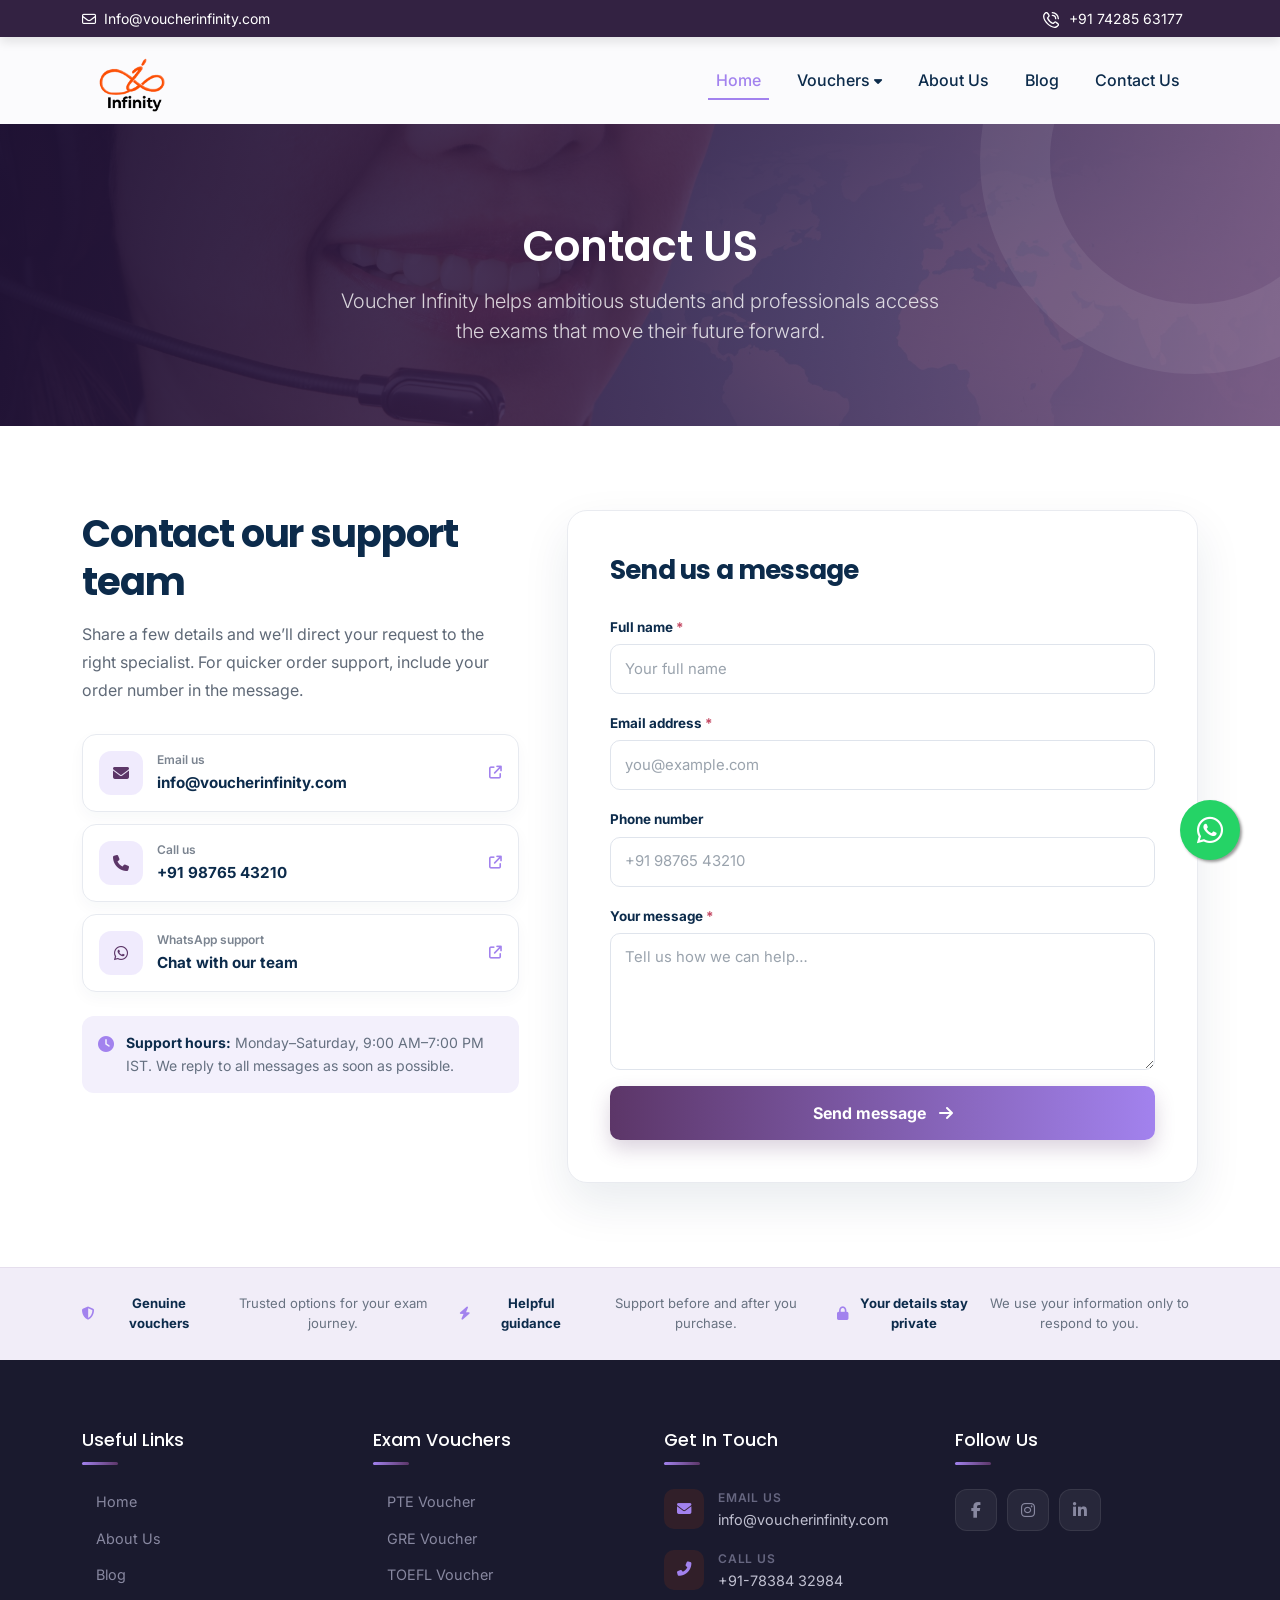
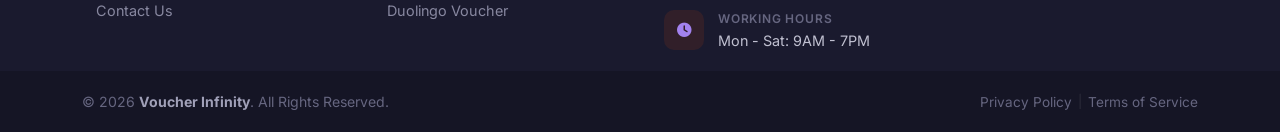
<file: contact.html>
<!DOCTYPE html>
<html lang="en">

<head>
  <meta charset="UTF-8">
  <meta name="viewport" content="width=device-width, initial-scale=1.0">
  <title>Contact Us | Voucher Infinity</title>
  <meta name="description"
    content="Contact Voucher Infinity for help choosing, purchasing, or redeeming genuine exam vouchers.">
  <link rel="preconnect" href="https://fonts.googleapis.com">
  <link rel="preconnect" href="https://fonts.gstatic.com" crossorigin>
  <link
    href="https://fonts.googleapis.com/css2?family=Inter:wght@300;400;500;600;700&family=Poppins:wght@500;600;700;800&display=swap"
    rel="stylesheet">
  <link href="https://cdn.jsdelivr.net/npm/bootstrap@5.3.0/dist/css/bootstrap.min.css" rel="stylesheet">
  <link rel="stylesheet" href="https://cdnjs.cloudflare.com/ajax/libs/font-awesome/6.4.0/css/all.min.css">
  <link href="https://unpkg.com/aos@2.3.1/dist/aos.css" rel="stylesheet">
  <link rel="stylesheet" href="assets/css/style.css">
  <link rel="stylesheet" href="assets/css/contact.css">
</head>

<body class="contact-page">
  <div class="top-header py-2">
    <div class="container">
      <div class="d-flex align-items-center justify-content-between " style="gap:25px">
        <a href="mailto:Info@voucherinfinity.com" class="" style="color: white;">
          <i class="fa-regular fa-envelope me-1"></i> Info@voucherinfinity.com
        </a>
        <a href="tel:+917428563177" class="" style="color: white;">
          <span class="me-1 text-white" style="max-width: 14px;"><svg data-name="Layer 1" viewBox="0 0 24 24" style="fill: white;
    margin-right: 0.4rem;
    width: 16px;
    height: 16px;">
              <path
                d="M13,1a1,1,0,0,1,1-1A10.011,10.011,0,0,1,24,10a1,1,0,0,1-2,0,8.009,8.009,0,0,0-8-8A1,1,0,0,1,13,1Zm1,5a4,4,0,0,1,4,4,1,1,0,0,0,2,0,6.006,6.006,0,0,0-6-6,1,1,0,0,0,0,2Zm9.093,10.739a3.1,3.1,0,0,1,0,4.378l-.91,1.049c-8.19,7.841-28.12-12.084-20.4-20.3l1.15-1A3.081,3.081,0,0,1,7.26.906c.031.031,1.884,2.438,1.884,2.438a3.1,3.1,0,0,1-.007,4.282L7.979,9.082a12.781,12.781,0,0,0,6.931,6.945l1.465-1.165a3.1,3.1,0,0,1,4.281-.006S23.062,16.708,23.093,16.739Zm-1.376,1.454s-2.393-1.841-2.424-1.872a1.1,1.1,0,0,0-1.549,0c-.027.028-2.044,1.635-2.044,1.635a1,1,0,0,1-.979.152A15.009,15.009,0,0,1,5.9,9.3a1,1,0,0,1,.145-1S7.652,6.282,7.679,6.256a1.1,1.1,0,0,0,0-1.549c-.031-.03-1.872-2.425-1.872-2.425a1.1,1.1,0,0,0-1.51.039l-1.15,1C-2.495,10.105,14.776,26.418,20.721,20.8l.911-1.05A1.121,1.121,0,0,0,21.717,18.193Z">
              </path>
            </svg></span>+91 74285 63177
        </a>

      </div>
    </div>
  </div>
  <nav class="navbar navbar-expand-lg navbar-light" id="mainNavbar2">
    <div class="container">
      <a class="navbar-brand" href="index.html">
        <!-- <img src="assets/images/logo-white.png" alt="" class="nav-logo" style="max-width: 100px;"> -->
        <img src="assets/images/logo.png" alt="" class="nav-logo" style="max-width: 100px;">
      </a>

      <button class=" navbar-toggler ms-auto" type="button" data-bs-toggle="collapse" data-bs-target="#heronavbar">
        <span class="navbar-toggler-icon"></span>
      </button>
      <div class="collapse navbar-collapse" id="heronavbar">
        <ul class="navbar-nav ms-auto">
          <li class="nav-item">
            <a class="nav-link active" href="index.html">Home</a>
          </li>
          <li class="nav-item voucher-dropdown dropdown">
            <a class="nav-link " href=" #" style="pointer-events: none;">
              Vouchers <i class="fa-solid fa-caret-down "></i>
            </a>


            <!-- VOUCHERS DROP DOWN -->
            <ul class="dropdown-menu">
              <li><a class="dropdown-item" href="exam-voucher-detail.html?exam=pte">PTE Voucher</a></li>
              <li><a class="dropdown-item" href="exam-voucher-detail.html?exam=gre">GRE Voucher</a></li>
              <li><a class="dropdown-item" href="exam-voucher-detail.html?exam=duolingo">Duolingo Voucher</a></li>
              <li><a class="dropdown-item" href="exam-voucher-detail.html?exam=toefl">TOEFL Voucher</a></li>
            </ul>

          </li>
          <li class="nav-item">
            <a class="nav-link" href="about.html">About Us</a>
          </li>
          <li class="nav-item">
            <a class="nav-link" href="blog.html">Blog</a>
          </li>
          <li class="nav-item">
            <a class="nav-link" href="contact.html">Contact Us</a>
          </li>
        </ul>
      </div>
    </div>
  </nav>

  <main>
    <header class="about-hero text-center"
      style=" background: #261a38 url('./assets/images/banners/contact-banner0.webp') center/cover;">
      <div class="container" data-aos="fade-up">

        <h1>Contact US</h1>
        <p class="lead">Voucher Infinity helps ambitious students and professionals access the exams that move their
          future forward.</p>
      </div>
    </header>

    <section class="contact-main-section">
      <div class="container">
        <div class="row g-4 g-lg-5 align-items-start">
          <div class="col-lg-5" data-aos="fade-right">
            <div class="contact-intro">

              <h2>Contact our support team</h2>
              <p>Share a few details and we’ll direct your request to the right specialist. For quicker order support,
                include your order number in the message.</p>
            </div>

            <div class="contact-methods">
              <a class="contact-method" href="mailto:info@voucherinfinity.com">
                <span class="contact-method-icon"><i class="fa-solid fa-envelope"></i></span>
                <span><small>Email us</small><strong>info@voucherinfinity.com</strong></span>
                <i class="fa-solid fa-arrow-up-right-from-square contact-method-arrow"></i>
              </a>
              <a class="contact-method" href="tel:+919876543210">
                <span class="contact-method-icon"><i class="fa-solid fa-phone"></i></span>
                <span><small>Call us</small><strong>+91 98765 43210</strong></span>
                <i class="fa-solid fa-arrow-up-right-from-square contact-method-arrow"></i>
              </a>
              <a class="contact-method" href="https://wa.me/919876543210" target="_blank" rel="noopener noreferrer">
                <span class="contact-method-icon"><i class="fa-brands fa-whatsapp"></i></span>
                <span><small>WhatsApp support</small><strong>Chat with our team</strong></span>
                <i class="fa-solid fa-arrow-up-right-from-square contact-method-arrow"></i>
              </a>
            </div>

            <div class="support-note">
              <i class="fa-solid fa-clock"></i>
              <p><strong>Support hours:</strong> Monday–Saturday, 9:00 AM–7:00 PM IST. We reply to all messages as soon
                as possible.</p>
            </div>
          </div>

          <div class="col-lg-7" data-aos="fade-left">
            <div class="contact-form-card">
              <div class="form-card-heading">

                <div>
                  <h2>Send us a message</h2>

                </div>
              </div>
              <form action="#" method="post">
                <div class="row g-3">
                  <div class="col-12">
                    <label for="contact-name" class="form-label">Full name <span>*</span></label>
                    <input id="contact-name" name="name" type="text" class="form-control" placeholder="Your full name"
                      autocomplete="name" required>
                  </div>
                  <div class="col-12">
                    <label for="contact-email" class="form-label">Email address <span>*</span></label>
                    <input id="contact-email" name="email" type="email" class="form-control"
                      placeholder="you@example.com" autocomplete="email" required>
                  </div>
                  <div class="col-12">
                    <label for="contact-phone" class="form-label">Phone number</label>
                    <input id="contact-phone" name="phone" type="tel" class="form-control" placeholder="+91 98765 43210"
                      autocomplete="tel">
                  </div>


                  <div class="col-12">
                    <label for="contact-message" class="form-label">Your message <span>*</span></label>
                    <textarea id="contact-message" name="message" class="form-control" rows="5"
                      placeholder="Tell us how we can help…" required></textarea>
                  </div>
                  <div class="col-12"><button class="contact-submit" type="submit">Send message <i
                        class="fa-solid fa-arrow-right"></i></button></div>
                </div>
              </form>
            </div>
          </div>
        </div>
      </div>
    </section>

    <section class="contact-reassurance">
      <div class="container">
        <div class="row g-3 text-center">
          <div class="col-md-4"><i class="fa-solid fa-shield-halved"></i><strong>Genuine vouchers</strong><span>Trusted
              options for your exam journey.</span></div>
          <div class="col-md-4"><i class="fa-solid fa-bolt"></i><strong>Helpful guidance</strong><span>Support before
              and after you purchase.</span></div>
          <div class="col-md-4"><i class="fa-solid fa-lock"></i><strong>Your details stay private</strong><span>We use
              your information only to respond to you.</span></div>
        </div>
      </div>
    </section>
    <footer class="site-footer" id="site-footer">
      <!-- Main Footer Content -->
      <div class="footer-main">
        <div class="container">
          <div class="row g-5">
            <!-- Quick Links -->
            <div class="col-lg-3 col-md-6 col-6">
              <h5 class="footer-col-title">Useful Links</h5>
              <ul class="footer-nav-list" id="footer-quick-links">
                <li><a href="index.html"><i class="fas fa-chevron-right"></i> Home</a></li>
                <li><a href="about.html"><i class="fas fa-chevron-right"></i> About Us</a></li>
                <!-- <li><a href="vouchers.html"><i class="fas fa-chevron-right"></i> Vouchers</a></li> -->
                <li><a href="blog.html"><i class="fas fa-chevron-right"></i> Blog</a></li>
                <li><a href="contact.html"><i class="fas fa-chevron-right"></i> Contact Us</a></li>
              </ul>
            </div>

            <!-- Exam Categories -->
            <div class="col-lg-3 col-md-6 col-6">
              <h5 class="footer-col-title">Exam Vouchers</h5>
              <ul class="footer-nav-list" id="footer-categories">
                <li><a href="exam-voucher-detail.html?exam=pte"><i class="fas fa-chevron-right"></i> PTE Voucher</a>
                </li>
                <li><a href="exam-voucher-detail.html?exam=gre"><i class="fas fa-chevron-right"></i> GRE Voucher</a>
                </li>
                <li><a href="exam-voucher-detail.html?exam=toefl"><i class="fas fa-chevron-right"></i> TOEFL Voucher</a>
                </li>
                <li><a href="exam-voucher-detail.html?exam=duolingo"><i class="fas fa-chevron-right"></i> Duolingo
                    Voucher</a></li>

              </ul>
            </div>

            <!-- Contact Info -->
            <div class="col-lg-3 col-md-6">
              <h5 class="footer-col-title">Get In Touch</h5>
              <ul class="footer-contact-list" id="footer-contact-info">
                <li>
                  <div class="footer-contact-icon"><i class="fas fa-envelope"></i></div>
                  <div>
                    <span class="footer-contact-label">Email Us</span>
                    <a href="mailto:info@voucherinfinity.com">info@voucherinfinity.com</a>
                  </div>
                </li>
                <li>
                  <div class="footer-contact-icon"><i class="fas fa-phone-alt"></i></div>
                  <div>
                    <span class="footer-contact-label">Call Us</span>
                    <a href="tel:+917838432984">+91-78384 32984</a>
                  </div>
                </li>
                <li>
                  <div class="footer-contact-icon"><i class="fas fa-clock"></i></div>
                  <div>
                    <span class="footer-contact-label">Working Hours</span>
                    <span class="footer-contact-value">Mon - Sat: 9AM - 7PM</span>
                  </div>
                </li>
                <!-- <li>
                <div class="footer-contact-icon"><i class="fas fa-map-marker-alt"></i></div>
                <div>
                  <span class="footer-contact-label">Location</span>
                  <span class="footer-contact-value">New Delhi, India</span>
                </div>
              </li>
             -->
              </ul>
            </div>
            <div class="col-lg-3 col-md-6">
              <h5 class="footer-col-title">Follow Us </h5>
              <div class="footer-brand-block">
                <!-- <a href="index.html" class="footer-logo-link d-inline-flex align-items-center gap-2 mb-3">

                <img src="assets/images/logo-white.png" alt="footer-logo" style="max-width: 100px;" />
              </a> -->

                <div class="footer-social-links">
                  <a href="https://www.facebook.com/voucherinfinity/" class="footer-social-link" aria-label="Facebook"
                    id="footer-social-facebook">
                    <i class="fab fa-facebook-f"></i>
                  </a>

                  <a href="https://www.instagram.com/voucherinfinity/" class="footer-social-link" aria-label="Instagram"
                    id="footer-social-instagram">
                    <i class="fab fa-instagram"></i>
                  </a>
                  <a href="https://www.linkedin.com/company/voucherinfinity/" class="footer-social-link"
                    aria-label="LinkedIn" id="footer-social-linkedin">
                    <i class="fab fa-linkedin-in"></i>
                  </a>

                </div>
              </div>
            </div>
          </div>

          <!-- Trust Badges Row -->

        </div>
      </div>

      <!-- Footer Bottom -->
      <div class="footer-bottom-bar">
        <div class="container">
          <div class="row align-items-center g-3">
            <div class="col-md-6 text-center text-md-start">
              <p class="footer-copyright mb-0">&copy; 2026 <strong>Voucher Infinity</strong>. All Rights Reserved.</p>
            </div>
            <div class="col-md-6 text-center text-md-end">
              <div class="footer-legal-links" id="footer-legal-links">
                <a href="privacy-policy.html">Privacy Policy</a>
                <span class="footer-legal-sep">|</span>
                <a href="trems-condition.html">Terms of Service</a>


              </div>
            </div>
          </div>
        </div>
      </div>
    </footer>
  </main>

  <a href="https://wa.me/919876543210" class="whatsapp-float" target="_blank" rel="noopener noreferrer"
    aria-label="Chat with us on WhatsApp"><i class="fab fa-whatsapp"></i></a>
  <script src="https://code.jquery.com/jquery-3.6.0.min.js"></script>
  <script src="https://cdn.jsdelivr.net/npm/bootstrap@5.3.0/dist/js/bootstrap.bundle.min.js"></script>
  <script src="https://unpkg.com/aos@2.3.1/dist/aos.js"></script>
  <script src="assets/js/main.js"></script>
</body>

</html>
</file>
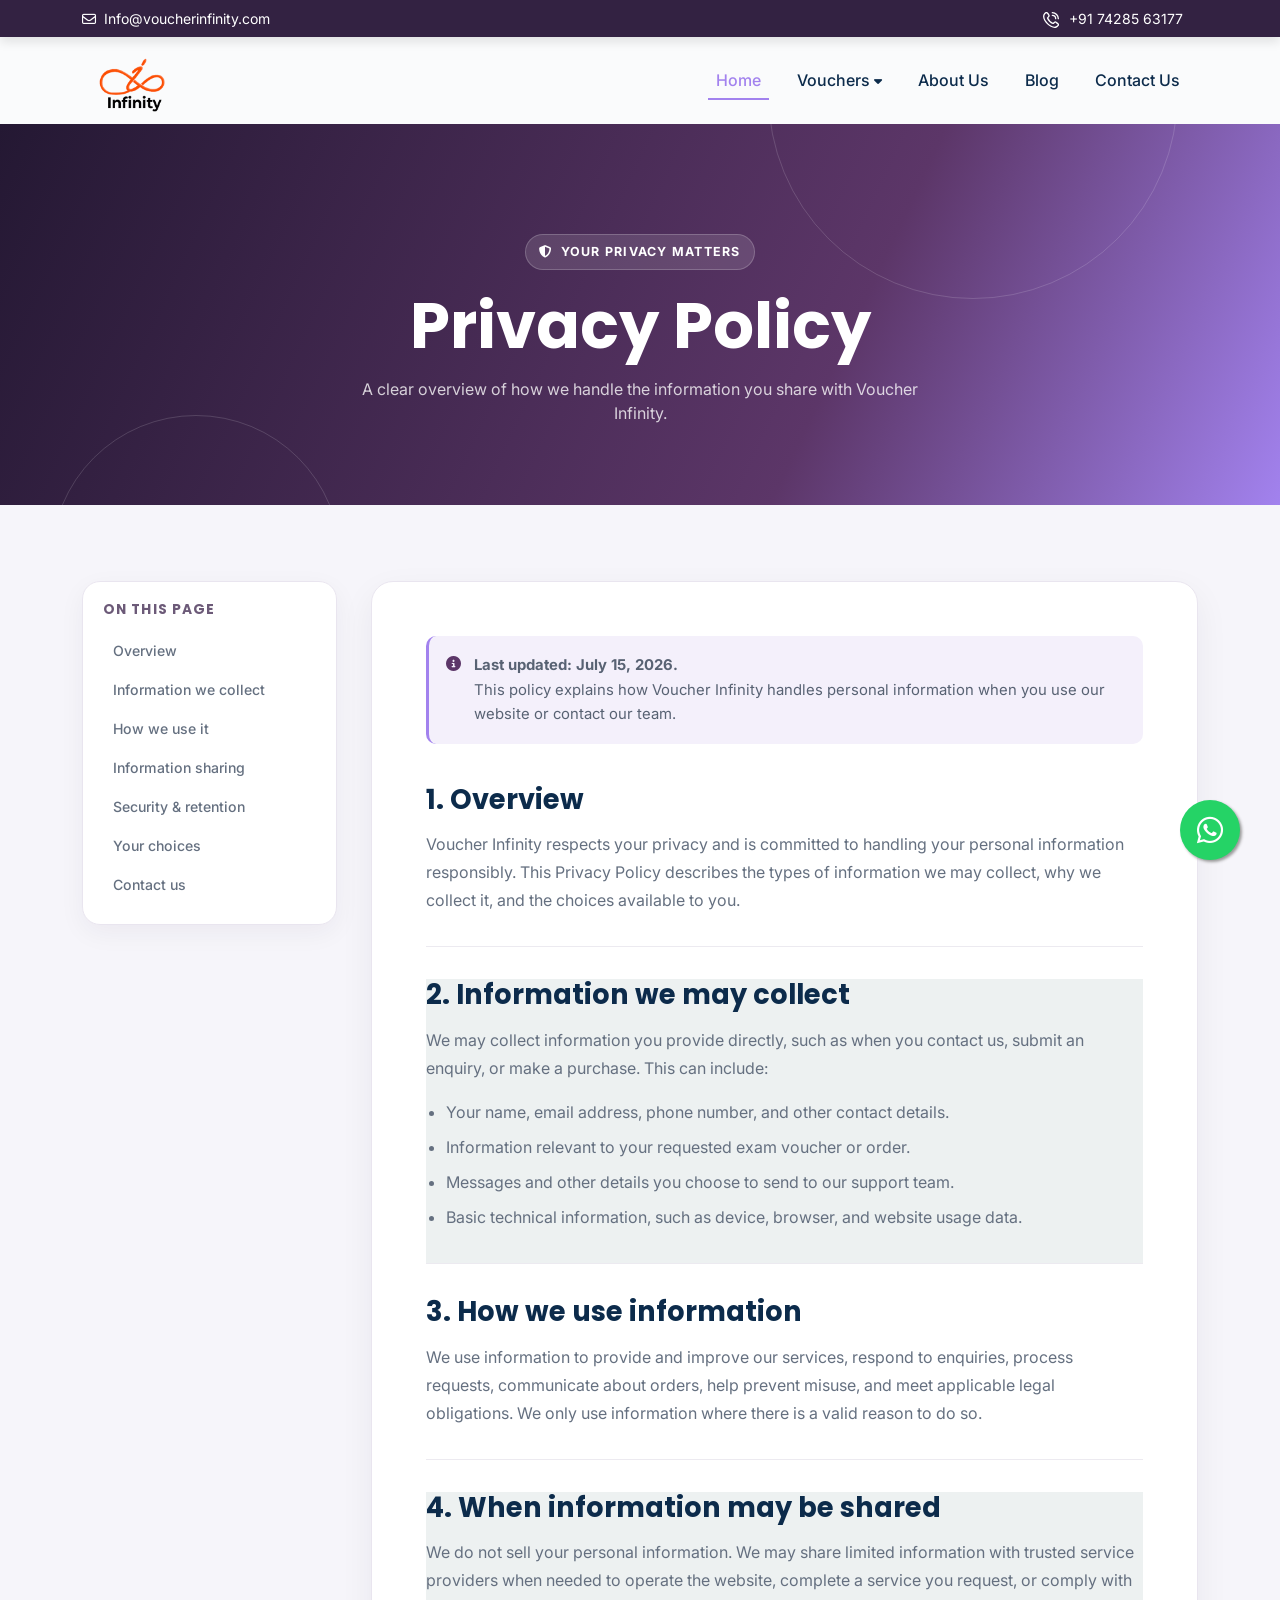
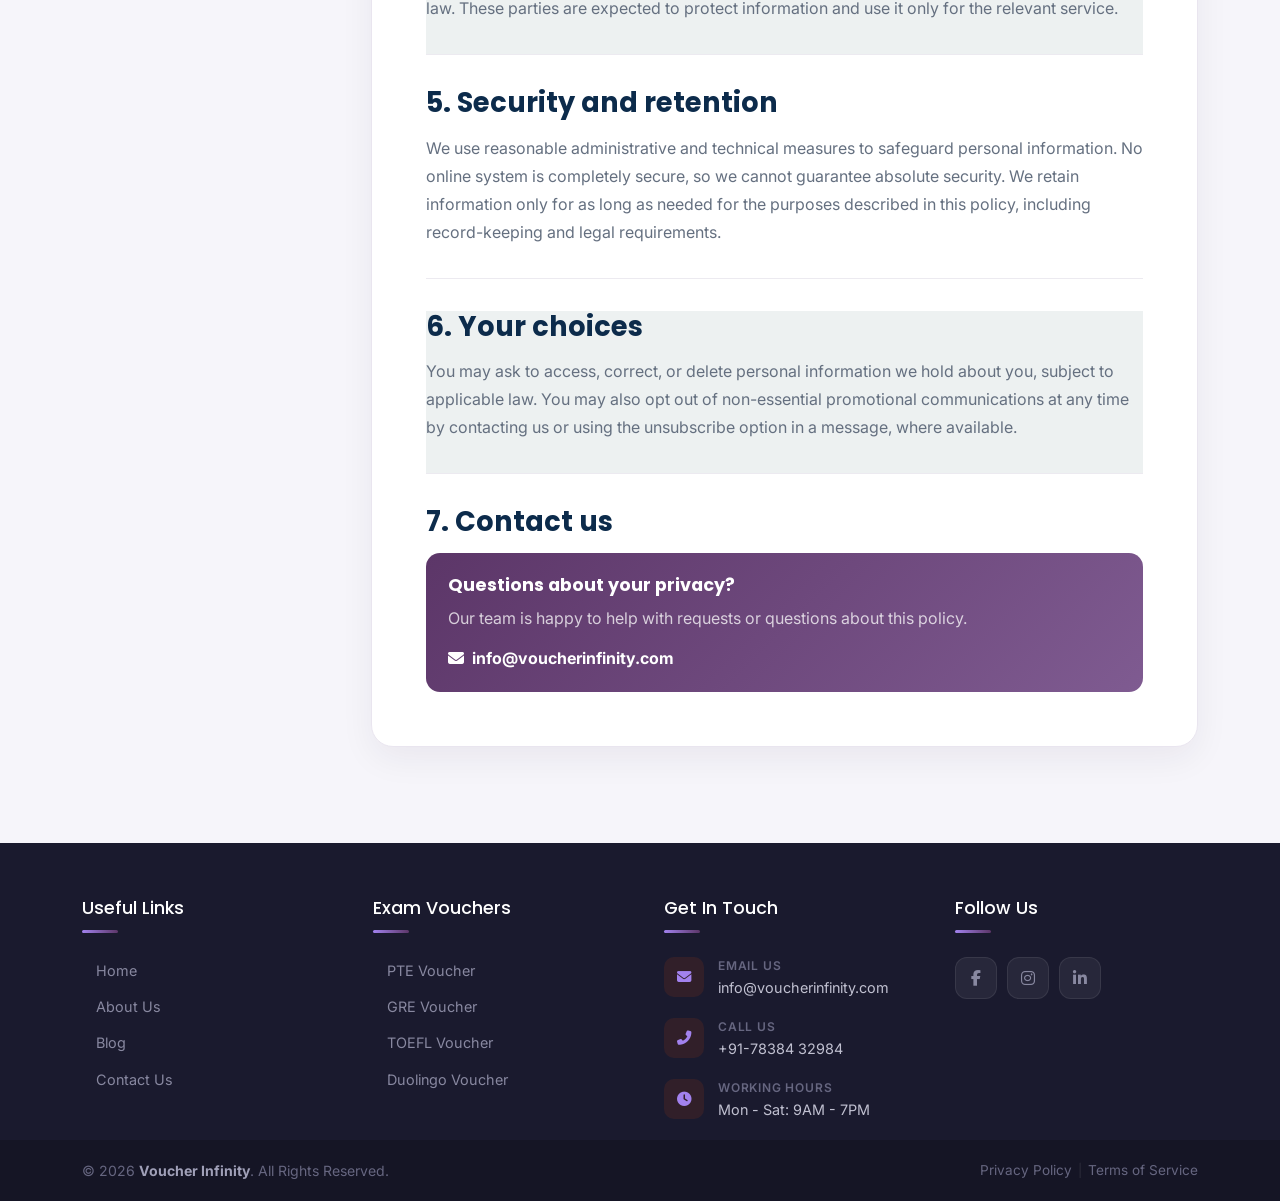
<file: privacy-policy.html>
<!DOCTYPE html>
<html lang="en">

<head>
    <meta charset="UTF-8">
    <meta name="viewport" content="width=device-width, initial-scale=1.0">
    <title>Privacy Policy - Voucher Infinity</title>
    <meta name="description"
        content="Learn how Voucher Infinity collects, uses, and protects your personal information.">
    <link rel="preconnect" href="https://fonts.googleapis.com">
    <link rel="preconnect" href="https://fonts.gstatic.com" crossorigin>
    <link
        href="https://fonts.googleapis.com/css2?family=Inter:wght@300;400;500;600;700&family=Poppins:wght@500;600;700;800&display=swap"
        rel="stylesheet">
    <link href="https://cdn.jsdelivr.net/npm/bootstrap@5.3.0/dist/css/bootstrap.min.css" rel="stylesheet">
    <link rel="stylesheet" href="https://cdnjs.cloudflare.com/ajax/libs/font-awesome/6.4.0/css/all.min.css">
    <link href="https://unpkg.com/aos@2.3.1/dist/aos.css" rel="stylesheet">
    <link rel="stylesheet" href="assets/css/style.css">
    <link rel="stylesheet" href="assets/css/privacy-policy.css">

</head>

<body>
    <div class="top-header py-2">
        <div class="container">
            <div class="d-flex align-items-center justify-content-between " style="gap:25px">
                <a href="mailto:Info@voucherinfinity.com" class="" style="color: white;">
                    <i class="fa-regular fa-envelope me-1"></i> Info@voucherinfinity.com
                </a>
                <a href="tel:+917428563177" class="" style="color: white;">
                    <span class="me-1 text-white" style="max-width: 14px;"><svg data-name="Layer 1" viewBox="0 0 24 24"
                            style="fill: white;
    margin-right: 0.4rem;
    width: 16px;
    height: 16px;">
                            <path
                                d="M13,1a1,1,0,0,1,1-1A10.011,10.011,0,0,1,24,10a1,1,0,0,1-2,0,8.009,8.009,0,0,0-8-8A1,1,0,0,1,13,1Zm1,5a4,4,0,0,1,4,4,1,1,0,0,0,2,0,6.006,6.006,0,0,0-6-6,1,1,0,0,0,0,2Zm9.093,10.739a3.1,3.1,0,0,1,0,4.378l-.91,1.049c-8.19,7.841-28.12-12.084-20.4-20.3l1.15-1A3.081,3.081,0,0,1,7.26.906c.031.031,1.884,2.438,1.884,2.438a3.1,3.1,0,0,1-.007,4.282L7.979,9.082a12.781,12.781,0,0,0,6.931,6.945l1.465-1.165a3.1,3.1,0,0,1,4.281-.006S23.062,16.708,23.093,16.739Zm-1.376,1.454s-2.393-1.841-2.424-1.872a1.1,1.1,0,0,0-1.549,0c-.027.028-2.044,1.635-2.044,1.635a1,1,0,0,1-.979.152A15.009,15.009,0,0,1,5.9,9.3a1,1,0,0,1,.145-1S7.652,6.282,7.679,6.256a1.1,1.1,0,0,0,0-1.549c-.031-.03-1.872-2.425-1.872-2.425a1.1,1.1,0,0,0-1.51.039l-1.15,1C-2.495,10.105,14.776,26.418,20.721,20.8l.911-1.05A1.121,1.121,0,0,0,21.717,18.193Z">
                            </path>
                        </svg></span>+91 74285 63177
                </a>

            </div>
        </div>
    </div>
    <nav class="navbar navbar-expand-lg navbar-light" id="mainNavbar2">
        <div class="container">
            <a class="navbar-brand" href="index.html">
                <!-- <img src="assets/images/logo-white.png" alt="" class="nav-logo" style="max-width: 100px;"> -->
                <img src="assets/images/logo.png" alt="" class="nav-logo" style="max-width: 100px;">
            </a>

            <button class=" navbar-toggler ms-auto" type="button" data-bs-toggle="collapse"
                data-bs-target="#heronavbar">
                <span class="navbar-toggler-icon"></span>
            </button>
            <div class="collapse navbar-collapse" id="heronavbar">
                <ul class="navbar-nav ms-auto">
                    <li class="nav-item">
                        <a class="nav-link active" href="index.html">Home</a>
                    </li>
                    <li class="nav-item voucher-dropdown dropdown">
                        <a class="nav-link " href=" #" style="pointer-events: none;">
                            Vouchers <i class="fa-solid fa-caret-down "></i>
                        </a>


                        <!-- VOUCHERS DROP DOWN -->
                        <ul class="dropdown-menu">
                            <li><a class="dropdown-item" href="exam-voucher-detail.html?exam=pte">PTE Voucher</a></li>
                            <li><a class="dropdown-item" href="exam-voucher-detail.html?exam=gre">GRE Voucher</a></li>
                            <li><a class="dropdown-item" href="exam-voucher-detail.html?exam=duolingo">Duolingo
                                    Voucher</a></li>
                            <li><a class="dropdown-item" href="exam-voucher-detail.html?exam=toefl">TOEFL Voucher</a>
                            </li>
                        </ul>

                    </li>
                    <li class="nav-item">
                        <a class="nav-link" href="about.html">About Us</a>
                    </li>
                    <li class="nav-item">
                        <a class="nav-link" href="blog.html">Blog</a>
                    </li>
                    <li class="nav-item">
                        <a class="nav-link" href="contact.html">Contact Us</a>
                    </li>
                </ul>
            </div>
        </div>
    </nav>

    <header class="privacy-hero text-center">
        <div class="container" data-aos="fade-up"><span class="privacy-kicker"><i class="fas fa-shield-halved"></i> Your
                privacy matters</span>
            <h1>Privacy Policy</h1>
            <p>A clear overview of how we handle the information you share with Voucher Infinity.</p>
        </div>
    </header>

    <main class="policy-shell">
        <div class="container">
            <div class="policy-layout">
                <aside class="policy-nav" data-aos="fade-right">
                    <h2>On this page</h2><a href="#overview">Overview</a><a href="#information">Information we
                        collect</a><a href="#use">How we use it</a><a href="#sharing">Information sharing</a><a
                        href="#security">Security & retention</a><a href="#rights">Your choices</a><a
                        href="#contact">Contact us</a>
                </aside>
                <article class="policy-content" data-aos="fade-up">
                    <div class="policy-note"><i class="fas fa-circle-info"></i>
                        <div><strong>Last updated: July 15, 2026.</strong><br>This policy explains how Voucher Infinity
                            handles personal information when you use our website or contact our team.</div>
                    </div>
                    <section class="policy-section" id="overview">
                        <h2>1. Overview</h2>
                        <p>Voucher Infinity respects your privacy and is committed to handling your personal information
                            responsibly. This Privacy Policy describes the types of information we may collect, why we
                            collect it, and the choices available to you.</p>
                    </section>
                    <section class="policy-section" id="information">
                        <h2>2. Information we may collect</h2>
                        <p>We may collect information you provide directly, such as when you contact us, submit an
                            enquiry, or make a purchase. This can include:</p>
                        <ul>
                            <li>Your name, email address, phone number, and other contact details.</li>
                            <li>Information relevant to your requested exam voucher or order.</li>
                            <li>Messages and other details you choose to send to our support team.</li>
                            <li>Basic technical information, such as device, browser, and website usage data.</li>
                        </ul>
                    </section>
                    <section class="policy-section" id="use">
                        <h2>3. How we use information</h2>
                        <p>We use information to provide and improve our services, respond to enquiries, process
                            requests, communicate about orders, help prevent misuse, and meet applicable legal
                            obligations. We only use information where there is a valid reason to do so.</p>
                    </section>
                    <section class="policy-section" id="sharing">
                        <h2>4. When information may be shared</h2>
                        <p>We do not sell your personal information. We may share limited information with trusted
                            service providers when needed to operate the website, complete a service you request, or
                            comply with law. These parties are expected to protect information and use it only for the
                            relevant service.</p>
                    </section>
                    <section class="policy-section" id="security">
                        <h2>5. Security and retention</h2>
                        <p>We use reasonable administrative and technical measures to safeguard personal information. No
                            online system is completely secure, so we cannot guarantee absolute security. We retain
                            information only for as long as needed for the purposes described in this policy, including
                            record-keeping and legal requirements.</p>
                    </section>
                    <section class="policy-section" id="rights">
                        <h2>6. Your choices</h2>
                        <p>You may ask to access, correct, or delete personal information we hold about you, subject to
                            applicable law. You may also opt out of non-essential promotional communications at any time
                            by contacting us or using the unsubscribe option in a message, where available.</p>
                    </section>
                    <section class="policy-section" id="contact">
                        <h2>7. Contact us</h2>
                        <div class="contact-panel">
                            <h3>Questions about your privacy?</h3>
                            <p>Our team is happy to help with requests or questions about this policy.</p><a
                                href="mailto:info@voucherinfinity.com"><i class="fas fa-envelope"></i>
                                info@voucherinfinity.com</a>
                        </div>
                    </section>
                </article>
            </div>
        </div>
    </main>

    <footer class="site-footer" id="site-footer">
        <!-- Main Footer Content -->
        <div class="footer-main">
            <div class="container">
                <div class="row g-5">
                    <!-- Quick Links -->
                    <div class="col-lg-3 col-md-6 col-6">
                        <h5 class="footer-col-title">Useful Links</h5>
                        <ul class="footer-nav-list" id="footer-quick-links">
                            <li><a href="index.html"><i class="fas fa-chevron-right"></i> Home</a></li>
                            <li><a href="about.html"><i class="fas fa-chevron-right"></i> About Us</a></li>
                            <!-- <li><a href="vouchers.html"><i class="fas fa-chevron-right"></i> Vouchers</a></li> -->
                            <li><a href="blog.html"><i class="fas fa-chevron-right"></i> Blog</a></li>
                            <li><a href="contact.html"><i class="fas fa-chevron-right"></i> Contact Us</a></li>
                        </ul>
                    </div>

                    <!-- Exam Categories -->
                    <div class="col-lg-3 col-md-6 col-6">
                        <h5 class="footer-col-title">Exam Vouchers</h5>
                        <ul class="footer-nav-list" id="footer-categories">
                            <li><a href="exam-voucher-detail.html?exam=pte"><i class="fas fa-chevron-right"></i> PTE
                                    Voucher</a></li>
                            <li><a href="exam-voucher-detail.html?exam=gre"><i class="fas fa-chevron-right"></i> GRE
                                    Voucher</a></li>
                            <li><a href="exam-voucher-detail.html?exam=toefl"><i class="fas fa-chevron-right"></i> TOEFL
                                    Voucher</a>
                            </li>
                            <li><a href="exam-voucher-detail.html?exam=duolingo"><i class="fas fa-chevron-right"></i>
                                    Duolingo
                                    Voucher</a></li>

                        </ul>
                    </div>

                    <!-- Contact Info -->
                    <div class="col-lg-3 col-md-6">
                        <h5 class="footer-col-title">Get In Touch</h5>
                        <ul class="footer-contact-list" id="footer-contact-info">
                            <li>
                                <div class="footer-contact-icon"><i class="fas fa-envelope"></i></div>
                                <div>
                                    <span class="footer-contact-label">Email Us</span>
                                    <a href="mailto:info@voucherinfinity.com">info@voucherinfinity.com</a>
                                </div>
                            </li>
                            <li>
                                <div class="footer-contact-icon"><i class="fas fa-phone-alt"></i></div>
                                <div>
                                    <span class="footer-contact-label">Call Us</span>
                                    <a href="tel:+917838432984">+91-78384 32984</a>
                                </div>
                            </li>
                            <li>
                                <div class="footer-contact-icon"><i class="fas fa-clock"></i></div>
                                <div>
                                    <span class="footer-contact-label">Working Hours</span>
                                    <span class="footer-contact-value">Mon - Sat: 9AM - 7PM</span>
                                </div>
                            </li>
                            <!-- <li>
                <div class="footer-contact-icon"><i class="fas fa-map-marker-alt"></i></div>
                <div>
                  <span class="footer-contact-label">Location</span>
                  <span class="footer-contact-value">New Delhi, India</span>
                </div>
              </li>
             -->
                        </ul>
                    </div>
                    <div class="col-lg-3 col-md-6">
                        <h5 class="footer-col-title">Follow Us </h5>
                        <div class="footer-brand-block">
                            <!-- <a href="index.html" class="footer-logo-link d-inline-flex align-items-center gap-2 mb-3">

                <img src="assets/images/logo-white.png" alt="footer-logo" style="max-width: 100px;" />
              </a> -->

                            <div class="footer-social-links">
                                <a href="https://www.facebook.com/voucherinfinity/" class="footer-social-link"
                                    aria-label="Facebook" id="footer-social-facebook">
                                    <i class="fab fa-facebook-f"></i>
                                </a>

                                <a href="https://www.instagram.com/voucherinfinity/" class="footer-social-link"
                                    aria-label="Instagram" id="footer-social-instagram">
                                    <i class="fab fa-instagram"></i>
                                </a>
                                <a href="https://www.linkedin.com/company/voucherinfinity/" class="footer-social-link"
                                    aria-label="LinkedIn" id="footer-social-linkedin">
                                    <i class="fab fa-linkedin-in"></i>
                                </a>

                            </div>
                        </div>
                    </div>
                </div>

                <!-- Trust Badges Row -->

            </div>
        </div>

        <!-- Footer Bottom -->
        <div class="footer-bottom-bar">
            <div class="container">
                <div class="row align-items-center g-3">
                    <div class="col-md-6 text-center text-md-start">
                        <p class="footer-copyright mb-0">&copy; 2026 <strong>Voucher Infinity</strong>. All Rights
                            Reserved.</p>
                    </div>
                    <div class="col-md-6 text-center text-md-end">
                        <div class="footer-legal-links" id="footer-legal-links">
                            <a href="privacy-policy.html">Privacy Policy</a>
                            <span class="footer-legal-sep">|</span>
                            <a href="trems-condition.html">Terms of Service</a>


                        </div>
                    </div>
                </div>
            </div>
        </div>
    </footer>
    <a href="https://wa.me/919876543210" class="whatsapp-float" target="_blank" aria-label="Chat with us on WhatsApp"><i
            class="fab fa-whatsapp"></i></a>
    <script src="https://code.jquery.com/jquery-3.6.0.min.js"></script>
    <script src="https://cdn.jsdelivr.net/npm/bootstrap@5.3.0/dist/js/bootstrap.bundle.min.js"></script>
    <script src="https://unpkg.com/aos@2.3.1/dist/aos.js"></script>
    <script src="assets/js/main.js"></script>
</body>

</html>
</file>
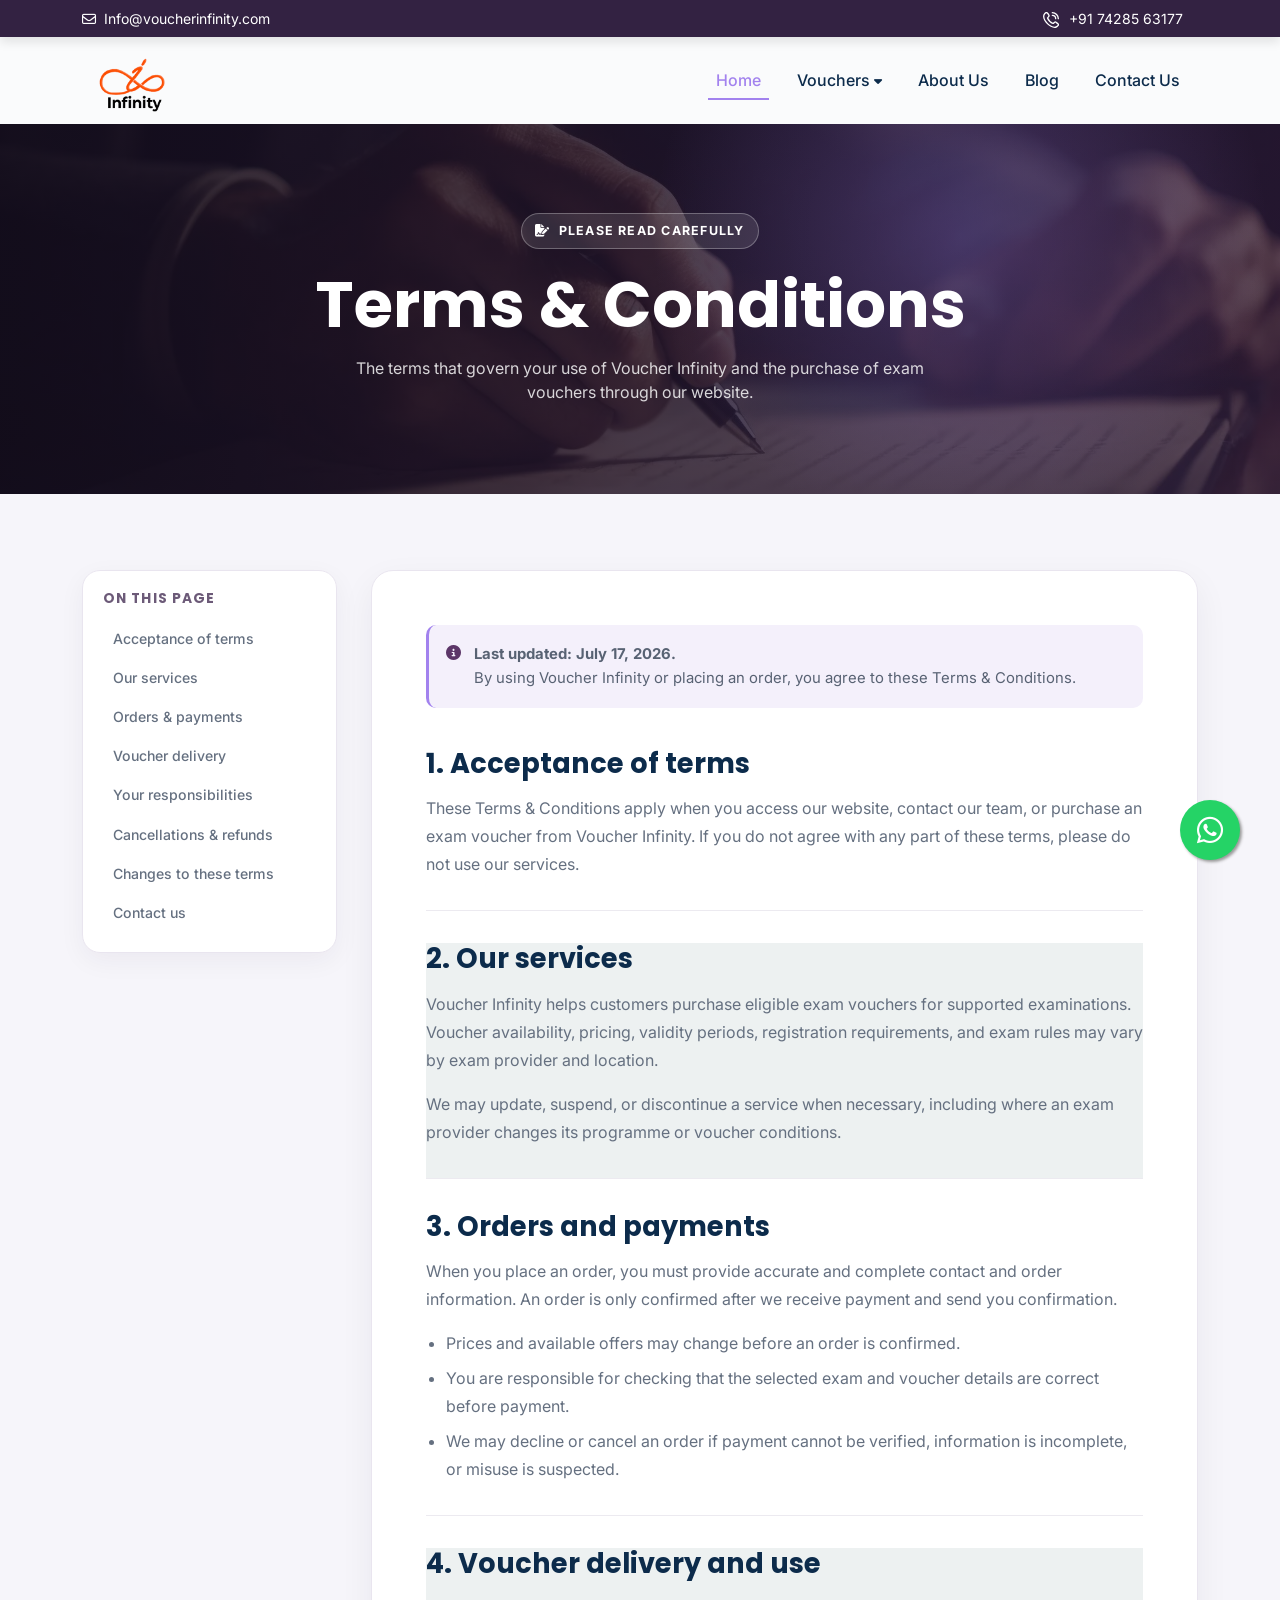
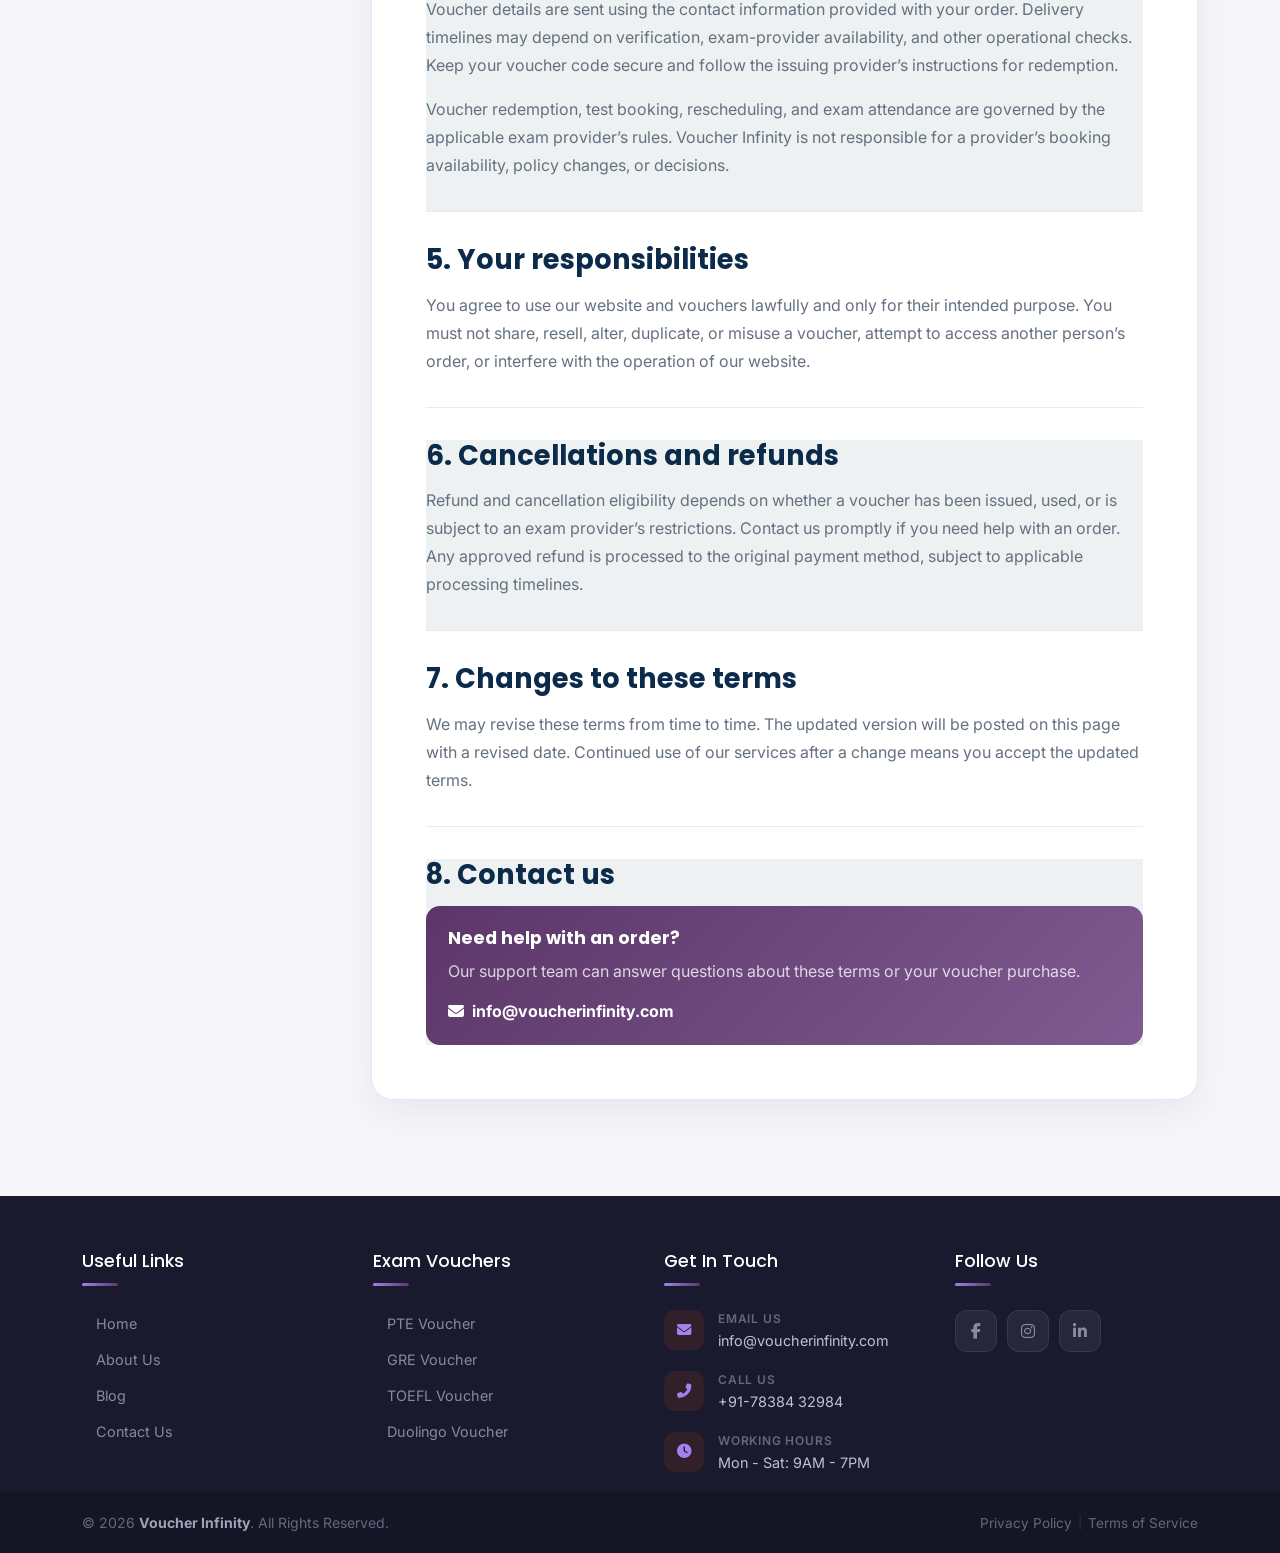
<file: trems-condition.html>
<!DOCTYPE html>
<html lang="en">

<head>
    <meta charset="UTF-8">
    <meta name="viewport" content="width=device-width, initial-scale=1.0">
    <title>Terms &amp; Conditions - Voucher Infinity</title>
    <meta name="description"
        content="Read the terms and conditions for using Voucher Infinity and purchasing exam vouchers.">
    <link rel="preconnect" href="https://fonts.googleapis.com">
    <link rel="preconnect" href="https://fonts.gstatic.com" crossorigin>
    <link
        href="https://fonts.googleapis.com/css2?family=Inter:wght@300;400;500;600;700&family=Poppins:wght@500;600;700;800&display=swap"
        rel="stylesheet">
    <link href="https://cdn.jsdelivr.net/npm/bootstrap@5.3.0/dist/css/bootstrap.min.css" rel="stylesheet">
    <link rel="stylesheet" href="https://cdnjs.cloudflare.com/ajax/libs/font-awesome/6.4.0/css/all.min.css">
    <link href="https://unpkg.com/aos@2.3.1/dist/aos.css" rel="stylesheet">
    <link rel="stylesheet" href="assets/css/style.css">
    <link rel="stylesheet" href="assets/css/terms-condition.css">
</head>

<body>
    <div class="top-header py-2">
        <div class="container">
            <div class="d-flex align-items-center justify-content-between " style="gap:25px">
                <a href="mailto:Info@voucherinfinity.com" class="" style="color: white;">
                    <i class="fa-regular fa-envelope me-1"></i> Info@voucherinfinity.com
                </a>
                <a href="tel:+917428563177" class="" style="color: white;">
                    <span class="me-1 text-white" style="max-width: 14px;"><svg data-name="Layer 1" viewBox="0 0 24 24"
                            style="fill: white;
    margin-right: 0.4rem;
    width: 16px;
    height: 16px;">
                            <path
                                d="M13,1a1,1,0,0,1,1-1A10.011,10.011,0,0,1,24,10a1,1,0,0,1-2,0,8.009,8.009,0,0,0-8-8A1,1,0,0,1,13,1Zm1,5a4,4,0,0,1,4,4,1,1,0,0,0,2,0,6.006,6.006,0,0,0-6-6,1,1,0,0,0,0,2Zm9.093,10.739a3.1,3.1,0,0,1,0,4.378l-.91,1.049c-8.19,7.841-28.12-12.084-20.4-20.3l1.15-1A3.081,3.081,0,0,1,7.26.906c.031.031,1.884,2.438,1.884,2.438a3.1,3.1,0,0,1-.007,4.282L7.979,9.082a12.781,12.781,0,0,0,6.931,6.945l1.465-1.165a3.1,3.1,0,0,1,4.281-.006S23.062,16.708,23.093,16.739Zm-1.376,1.454s-2.393-1.841-2.424-1.872a1.1,1.1,0,0,0-1.549,0c-.027.028-2.044,1.635-2.044,1.635a1,1,0,0,1-.979.152A15.009,15.009,0,0,1,5.9,9.3a1,1,0,0,1,.145-1S7.652,6.282,7.679,6.256a1.1,1.1,0,0,0,0-1.549c-.031-.03-1.872-2.425-1.872-2.425a1.1,1.1,0,0,0-1.51.039l-1.15,1C-2.495,10.105,14.776,26.418,20.721,20.8l.911-1.05A1.121,1.121,0,0,0,21.717,18.193Z">
                            </path>
                        </svg></span>+91 74285 63177
                </a>

            </div>
        </div>
    </div>
    <nav class="navbar navbar-expand-lg navbar-light" id="mainNavbar2">
        <div class="container">
            <a class="navbar-brand" href="index.html">
                <!-- <img src="assets/images/logo-white.png" alt="" class="nav-logo" style="max-width: 100px;"> -->
                <img src="assets/images/logo.png" alt="" class="nav-logo" style="max-width: 100px;">
            </a>

            <button class=" navbar-toggler ms-auto" type="button" data-bs-toggle="collapse"
                data-bs-target="#heronavbar">
                <span class="navbar-toggler-icon"></span>
            </button>
            <div class="collapse navbar-collapse" id="heronavbar">
                <ul class="navbar-nav ms-auto">
                    <li class="nav-item">
                        <a class="nav-link active" href="index.html">Home</a>
                    </li>
                    <li class="nav-item voucher-dropdown dropdown">
                        <a class="nav-link " href=" #" style="pointer-events: none;">
                            Vouchers <i class="fa-solid fa-caret-down "></i>
                        </a>


                        <!-- VOUCHERS DROP DOWN -->
                        <ul class="dropdown-menu">
                            <li><a class="dropdown-item" href="exam-voucher-detail.html?exam=pte">PTE Voucher</a></li>
                            <li><a class="dropdown-item" href="exam-voucher-detail.html?exam=gre">GRE Voucher</a></li>
                            <li><a class="dropdown-item" href="exam-voucher-detail.html?exam=duolingo">Duolingo
                                    Voucher</a></li>
                            <li><a class="dropdown-item" href="exam-voucher-detail.html?exam=toefl">TOEFL Voucher</a>
                            </li>
                        </ul>

                    </li>
                    <li class="nav-item">
                        <a class="nav-link" href="about.html">About Us</a>
                    </li>
                    <li class="nav-item">
                        <a class="nav-link" href="blog.html">Blog</a>
                    </li>
                    <li class="nav-item">
                        <a class="nav-link" href="contact.html">Contact Us</a>
                    </li>
                </ul>
            </div>
        </div>
    </nav>

    <header class="terms-hero">
        <div class="container" data-aos="fade-up">
            <span class="terms-kicker"><i class="fas fa-file-signature"></i> Please read carefully</span>
            <h1>Terms &amp; Conditions</h1>
            <p>The terms that govern your use of Voucher Infinity and the purchase of exam vouchers through our website.
            </p>
        </div>
    </header>

    <main class="terms-shell">
        <div class="container">
            <div class="terms-layout">
                <aside class="terms-nav" data-aos="fade-right">
                    <h2>On this page</h2>
                    <a href="#acceptance">Acceptance of terms</a><a href="#services">Our services</a><a
                        href="#orders">Orders &amp; payments</a><a href="#delivery">Voucher delivery</a><a
                        href="#responsibilities">Your responsibilities</a><a href="#refunds">Cancellations &amp;
                        refunds</a><a href="#changes">Changes to these terms</a><a href="#contact">Contact us</a>
                </aside>
                <article class="terms-content" data-aos="fade-up">
                    <div class="terms-note"><i class="fas fa-circle-info"></i>
                        <div><strong>Last updated: July 17, 2026.</strong><br>By using Voucher Infinity or placing an
                            order, you agree to these Terms &amp; Conditions.</div>
                    </div>
                    <section class="terms-section" id="acceptance">
                        <h2>1. Acceptance of terms</h2>
                        <p>These Terms &amp; Conditions apply when you access our website, contact our team, or purchase
                            an exam voucher from Voucher Infinity. If you do not agree with any part of these terms,
                            please do not use our services.</p>
                    </section>
                    <section class="terms-section" id="services">
                        <h2>2. Our services</h2>
                        <p>Voucher Infinity helps customers purchase eligible exam vouchers for supported examinations.
                            Voucher availability, pricing, validity periods, registration requirements, and exam rules
                            may vary by exam provider and location.</p>
                        <p>We may update, suspend, or discontinue a service when necessary, including where an exam
                            provider changes its programme or voucher conditions.</p>
                    </section>
                    <section class="terms-section" id="orders">
                        <h2>3. Orders and payments</h2>
                        <p>When you place an order, you must provide accurate and complete contact and order
                            information. An order is only confirmed after we receive payment and send you confirmation.
                        </p>
                        <ul>
                            <li>Prices and available offers may change before an order is confirmed.</li>
                            <li>You are responsible for checking that the selected exam and voucher details are correct
                                before payment.</li>
                            <li>We may decline or cancel an order if payment cannot be verified, information is
                                incomplete, or misuse is suspected.</li>
                        </ul>
                    </section>
                    <section class="terms-section" id="delivery">
                        <h2>4. Voucher delivery and use</h2>
                        <p>Voucher details are sent using the contact information provided with your order. Delivery
                            timelines may depend on verification, exam-provider availability, and other operational
                            checks. Keep your voucher code secure and follow the issuing provider’s instructions for
                            redemption.</p>
                        <p>Voucher redemption, test booking, rescheduling, and exam attendance are governed by the
                            applicable exam provider’s rules. Voucher Infinity is not responsible for a provider’s
                            booking availability, policy changes, or decisions.</p>
                    </section>
                    <section class="terms-section" id="responsibilities">
                        <h2>5. Your responsibilities</h2>
                        <p>You agree to use our website and vouchers lawfully and only for their intended purpose. You
                            must not share, resell, alter, duplicate, or misuse a voucher, attempt to access another
                            person’s order, or interfere with the operation of our website.</p>
                    </section>
                    <section class="terms-section" id="refunds">
                        <h2>6. Cancellations and refunds</h2>
                        <p>Refund and cancellation eligibility depends on whether a voucher has been issued, used, or is
                            subject to an exam provider’s restrictions. Contact us promptly if you need help with an
                            order. Any approved refund is processed to the original payment method, subject to
                            applicable processing timelines.</p>
                    </section>
                    <section class="terms-section" id="changes">
                        <h2>7. Changes to these terms</h2>
                        <p>We may revise these terms from time to time. The updated version will be posted on this page
                            with a revised date. Continued use of our services after a change means you accept the
                            updated terms.</p>
                    </section>
                    <section class="terms-section" id="contact">
                        <h2>8. Contact us</h2>
                        <div class="terms-contact">
                            <h3>Need help with an order?</h3>
                            <p>Our support team can answer questions about these terms or your voucher purchase.</p><a
                                href="mailto:info@voucherinfinity.com"><i class="fas fa-envelope"></i>
                                info@voucherinfinity.com</a>
                        </div>
                    </section>
                </article>
            </div>
        </div>
    </main>

    <footer class="site-footer" id="site-footer">
        <!-- Main Footer Content -->
        <div class="footer-main">
            <div class="container">
                <div class="row g-5">
                    <!-- Quick Links -->
                    <div class="col-lg-3 col-md-6 col-6">
                        <h5 class="footer-col-title">Useful Links</h5>
                        <ul class="footer-nav-list" id="footer-quick-links">
                            <li><a href="index.html"><i class="fas fa-chevron-right"></i> Home</a></li>
                            <li><a href="about.html"><i class="fas fa-chevron-right"></i> About Us</a></li>
                            <!-- <li><a href="vouchers.html"><i class="fas fa-chevron-right"></i> Vouchers</a></li> -->
                            <li><a href="blog.html"><i class="fas fa-chevron-right"></i> Blog</a></li>
                            <li><a href="contact.html"><i class="fas fa-chevron-right"></i> Contact Us</a></li>
                        </ul>
                    </div>

                    <!-- Exam Categories -->
                    <div class="col-lg-3 col-md-6 col-6">
                        <h5 class="footer-col-title">Exam Vouchers</h5>
                        <ul class="footer-nav-list" id="footer-categories">
                            <li><a href="exam-voucher-detail.html?exam=pte"><i class="fas fa-chevron-right"></i> PTE
                                    Voucher</a></li>
                            <li><a href="exam-voucher-detail.html?exam=gre"><i class="fas fa-chevron-right"></i> GRE
                                    Voucher</a></li>
                            <li><a href="exam-voucher-detail.html?exam=toefl"><i class="fas fa-chevron-right"></i> TOEFL
                                    Voucher</a>
                            </li>
                            <li><a href="exam-voucher-detail.html?exam=duolingo"><i class="fas fa-chevron-right"></i>
                                    Duolingo
                                    Voucher</a></li>

                        </ul>
                    </div>

                    <!-- Contact Info -->
                    <div class="col-lg-3 col-md-6">
                        <h5 class="footer-col-title">Get In Touch</h5>
                        <ul class="footer-contact-list" id="footer-contact-info">
                            <li>
                                <div class="footer-contact-icon"><i class="fas fa-envelope"></i></div>
                                <div>
                                    <span class="footer-contact-label">Email Us</span>
                                    <a href="mailto:info@voucherinfinity.com">info@voucherinfinity.com</a>
                                </div>
                            </li>
                            <li>
                                <div class="footer-contact-icon"><i class="fas fa-phone-alt"></i></div>
                                <div>
                                    <span class="footer-contact-label">Call Us</span>
                                    <a href="tel:+917838432984">+91-78384 32984</a>
                                </div>
                            </li>
                            <li>
                                <div class="footer-contact-icon"><i class="fas fa-clock"></i></div>
                                <div>
                                    <span class="footer-contact-label">Working Hours</span>
                                    <span class="footer-contact-value">Mon - Sat: 9AM - 7PM</span>
                                </div>
                            </li>
                            <!-- <li>
                <div class="footer-contact-icon"><i class="fas fa-map-marker-alt"></i></div>
                <div>
                  <span class="footer-contact-label">Location</span>
                  <span class="footer-contact-value">New Delhi, India</span>
                </div>
              </li>
             -->
                        </ul>
                    </div>
                    <div class="col-lg-3 col-md-6">
                        <h5 class="footer-col-title">Follow Us </h5>
                        <div class="footer-brand-block">
                            <!-- <a href="index.html" class="footer-logo-link d-inline-flex align-items-center gap-2 mb-3">

                <img src="assets/images/logo-white.png" alt="footer-logo" style="max-width: 100px;" />
              </a> -->

                            <div class="footer-social-links">
                                <a href="https://www.facebook.com/voucherinfinity/" class="footer-social-link"
                                    aria-label="Facebook" id="footer-social-facebook">
                                    <i class="fab fa-facebook-f"></i>
                                </a>

                                <a href="https://www.instagram.com/voucherinfinity/" class="footer-social-link"
                                    aria-label="Instagram" id="footer-social-instagram">
                                    <i class="fab fa-instagram"></i>
                                </a>
                                <a href="https://www.linkedin.com/company/voucherinfinity/" class="footer-social-link"
                                    aria-label="LinkedIn" id="footer-social-linkedin">
                                    <i class="fab fa-linkedin-in"></i>
                                </a>

                            </div>
                        </div>
                    </div>
                </div>

                <!-- Trust Badges Row -->

            </div>
        </div>

        <!-- Footer Bottom -->
        <div class="footer-bottom-bar">
            <div class="container">
                <div class="row align-items-center g-3">
                    <div class="col-md-6 text-center text-md-start">
                        <p class="footer-copyright mb-0">&copy; 2026 <strong>Voucher Infinity</strong>. All Rights
                            Reserved.</p>
                    </div>
                    <div class="col-md-6 text-center text-md-end">
                        <div class="footer-legal-links" id="footer-legal-links">
                            <a href="privacy-policy.html">Privacy Policy</a>
                            <span class="footer-legal-sep">|</span>
                            <a href="trems-condition.html">Terms of Service</a>


                        </div>
                    </div>
                </div>
            </div>
        </div>
    </footer>
    <a href="https://wa.me/919876543210" class="whatsapp-float" target="_blank" aria-label="Chat with us on WhatsApp"><i
            class="fab fa-whatsapp"></i></a>
    <script src="https://code.jquery.com/jquery-3.6.0.min.js"></script>
    <script src="https://cdn.jsdelivr.net/npm/bootstrap@5.3.0/dist/js/bootstrap.bundle.min.js"></script>
    <script src="https://unpkg.com/aos@2.3.1/dist/aos.js"></script>
    <script src="assets/js/main.js"></script>
</body>

</html>
</file>
<file: assets/css/style.css>
:root {
  --primary-color: #a282ee;
  --secondary-color: #5c3668;

  --light-bg: #F8F9FA;
  --body-font: 'Inter', sans-serif;
  --heading-font: 'Poppins', sans-serif;
  --border-radius-sm: 8px;
  --border-radius-md: 16px;
  --border-radius-lg: 24px;
  --box-shadow: 0 10px 30px rgba(0, 0, 0, 0.08);
  --box-shadow-hover: 0 15px 40px rgba(252, 77, 1, 0.15);
  --transition: all 0.3s ease;
  --primary-gradient: linear-gradient(90deg, var(--primary-color), var(--secondary-color));
  --gradient-btn: linear-gradient(90deg, var(--secondary-color) 0%, var(--primary-color) 100%);
  --shadow-sm: 0 4px 6px rgba(0, 0, 0, 0.05);
  --shadow-md: 0 10px 20px rgba(0, 0, 0, 0.08);
  --shadow-lg: 0 20px 40px rgba(0, 0, 0, 0.12);
  --shadow-card: 0 20px 40px rgba(3, 123, 128, 0.26);
  --theme-white: #ffffff;
  /* --white: #ffffff; */
  --dark-color: #0C2B4B;
  --light-primary-color: rgba(162, 130, 238, 0.16);
  --light-color: #747781;

}

body {
  font-family: var(--body-font);
  color: #333;
  overflow-x: hidden;
  background-color: #FAFBFC;
}

h1,
h2,
h3,
h4,
h5,
h6 {
  font-family: var(--heading-font);
  font-weight: 700;
  color: var(--dark-color);
}

a {
  text-decoration: none;
  transition: var(--transition);
}

section {
  background-color: #edf1f1;
}

section:nth-child(even) {
  background-color: #ffffff;
}

/* Utilities */
.text-primary-custom {
  color: var(--primary-color);
}

.text-secondary-custom {
  color: var(--secondary-color);
}

.bg-primary-custom {
  background-color: var(--primary-color);
}

.bg-secondary-custom {
  background-color: var(--secondary-color);
}

.btn-primary-custom {
  background: var(--primary-color);
  color: #fff;
  border: none;
  border-radius: 8px;
  padding: 10px 14px;
  font-weight: 600;
  transition: var(--transition);
  /* box-shadow: 0 4px 15px var(--primary-color); */
  font-size: 14px;
  width: 100%;
  text-align: center;
}

.btn-secondary-custom {
  background: white;
  color: var(--primary-color);
  border: 1px solid var(--primary-color);
  border-radius: 8px;
  padding: 10px 14px;
  font-weight: 600;
  transition: var(--transition);
  box-shadow: 0 4px 15px var(--primary-color);
  font-size: 14px;
  width: 100%;
  text-align: center;

}

.btn-primary-custom-2 {
  background: white;
  color: var(--primary-color);
  border: 1px solid var(--primary-color);
  border-radius: 8px;
  padding: 10px 14px;
  font-weight: 600;
  transition: var(--transition);
  box-shadow: 0 4px 15px var(--primary-color);
  font-size: 14px;
  text-align: center;
}

.btn-primary-custom-2:hover {
  background: white;
  transform: translateY(-2px);
  box-shadow: 0 1px 0 rgba(16, 36, 62, .08);
  color: var(--primary-color);
  transform: translateY(-2px);

}

.btn-primary-custom:hover,
.btn-secondary-custom:hover {
  transform: translateY(-2px);
  box-shadow: 0 6px 20px rgba(252, 77, 1, 0.4);


}

.btn-outline-custom {
  border: 2px solid var(--primary-color);
  color: var(--primary-color);
  background: transparent;
  border-radius: 50px;
  padding: 8px 22px;
  font-weight: 600;
  transition: var(--transition);
  text-align: center;
}

.btn-outline-custom:hover {
  background: var(--primary-color);
  color: #fff;
}

.glass-card {
  background: rgba(255, 255, 255, 0.85);
  backdrop-filter: blur(10px);
  border: 1px solid rgba(255, 255, 255, 0.3);
  border-radius: var(--border-radius-md);
  box-shadow: var(--box-shadow);
  transition: var(--transition);
}

.glass-card:hover {
  transform: translateY(-5px);
  box-shadow: var(--box-shadow-hover);
}

/* Navbar Sticky */
.navbar {
  transition: var(--transition);
  /* padding: 15px 0; */
  background-color: rgba(255, 255, 255, 0.95);
  /* backdrop-filter: blur(10px); */
}



.navbar.sticky {
  box-shadow: 0 1px 0 rgba(16, 36, 62, .08);
  /* padding: 10px 0; */
}

.navbar-brand {
  font-family: var(--heading-font);
  font-weight: 800;
  font-size: 1.5rem;
  color: var(--primary-color) !important;
}

.nav-link {
  font-weight: 500;
  color: var(--dark-color);
  margin: 0 5px;
  position: relative;
}

.nav-link::after {
  content: '';
  position: absolute;
  width: 0;
  height: 2px;
  background-color: var(--primary-color);
  bottom: 0;
  left: 0;
  transition: var(--transition);
}

.nav-link:hover::after,
.nav-link.active::after {
  width: 100%;
}

.dropdown-toggle::after {
  content: "\f107";
  font-family: "Font Awesome 6 Free";
  font-weight: 900;
  border: none;
  margin-left: 5px;
}

@media screen and (width >=1024px) {

  .dropdown-menu {
    box-shadow: 0px 10px 30px rgba(0, 0, 0, 0.15);
  }
}

.dropdown-menu {
  border-radius: 0px !important;
  /* border: 1px solid #e0e0e0; */

  border: none !important;
  box-shadow: none;

  padding-top: 10px;
  top: 100%;

}

.dropdown-item {
  padding: 10px 20px;
  color: #333;
  font-weight: 500;
  transition: 0.2s ease;
}

.dropdown-item:hover {
  background-color: var(--primary-color);
  color: white;
}

.voucher-dropdown:hover .dropdown-menu {
  display: block;
}

.top-header {
  background-color: #332242;
  padding: 5px 0px;
  box-shadow: 0px 5px 10px rgba(0, 0, 0, 0.1);
}

.top-header a {
  font-size: 14px;
}

/* Base state for all items */
.testimonials-carousel .owl-item {
  opacity: 0.6;
  filter: blur(4px);
  transform: scale(0.9);
  transition: all 0.5s ease;
}

/* Active and Centered state */
.testimonials-carousel .owl-item.center {
  opacity: 1;
  filter: blur(0);
  transform: scale(1);
  z-index: 10;
  /* Ensures the center card sits on top */
}



.top-header a {
  color: var(--white);
  text-decoration: none;
  margin-right: 15px;
  transition: var(--transition);
}

.top-header a:hover {
  color: var(--accent-color);
}

.navbar {
  background-color: var(--white);
  box-shadow: var(--shadow-sm);
  transition: var(--transition);
  padding: 7px 0;
}



@keyframes slideDown {
  from {
    transform: translateY(-100%);
  }

  to {
    transform: translateY(0);
  }
}

.nav-link {
  font-weight: 500;

  margin: 0 10px;
  position: relative;
  transition: var(--transition);
  /* color: white; */
}

.nav-link:hover,
.nav-link.active {
  color: var(--primary-color) !important;
}

.nav-link::after {
  content: '';
  position: absolute;
  width: 0%;
  height: 2px;
  background-color: var(--primary-color);
  bottom: 0;
  left: 0;
  transition: var(--transition);
}

.nav-link:hover::after,
.nav-link.active::after {
  width: 100%;
}

.navbar.sticky {
  position: fixed;
  top: 0;
  width: 100%;
  z-index: 1030;
  animation: slideDown 0.4s ease-in-out;
  box-shadow: 0 1px 0 rgba(16, 36, 62, .08);
  padding: 10px 0;
  background-color: var(--light-bg);

}

.navbar.sticky .nav-link {
  color: var(--dark-color);
}

/* Hero Section */


.hero-section {
  position: relative;
  min-height: 85vh;
  display: block;
  /* Changed from flex */
  background: #000;
}

.hero-section .owl-theme .owl-nav {
  margin-top: 0px;
}

.hero-section.p-0 {
  padding: 0 !important;
}

.hero-slide {
  height: 85vh;
  background-size: cover;
  background-position: center;
  background-repeat: no-repeat;
  position: relative;
  display: flex;
  align-items: center;
}

.hero-overlay {
  position: absolute;
  top: 0;
  left: 0;
  width: 100%;
  height: 100%;
  background: rgba(0, 0, 0, 0.65);
  z-index: 1;
}

.hero-content {
  position: relative;
  z-index: 2;
}

.hero-content h1 {
  font-size: 3.5rem;
  line-height: 1.2;
  margin-bottom: 20px;
  font-weight: 500;
}

.hero-content h1 span {
  color: var(--primary-color);
  /* -webkit-background-clip: text;
  -webkit-text-fill-color: transparent; */
}

.hero-content p {
  font-size: 1.25rem;
  color: #ddd !important;
  margin-bottom: 30px;
}

/* Owl Carousel Custom Nav & Dots */
:is(.hero-carousel, .our-exam-vouchers, .testimonials-carousel) .owl-nav button.owl-prev,
:is(.hero-carousel, .our-exam-vouchers, .testimonials-carousel) .owl-nav button.owl-next {
  position: absolute;
  top: 50%;
  transform: translateY(-50%);
  width: 50px;
  height: 50px;
  background: rgba(221, 221, 221, 0.8) !important;
  color: #fff !important;
  border-radius: 50% !important;
  font-size: 1.5rem !important;
  transition: var(--transition);
  display: flex;
  align-items: center;
  justify-content: center;
}







@media screen and (min-width:992px) {

  .our-exam-vouchers .owl-nav button.owl-prev,
  .testimonials-carousel .owl-nav button.owl-prev {
    left: 0px;

  }

  .our-exam-vouchers .owl-nav button.owl-next,
  .testimonials-carousel .owl-nav button.owl-next {
    right: 0px;

  }
}

@media screen and (width <=991px) {

  .our-exam-vouchers .owl-nav button.owl-prev,
  .testimonials-carousel .owl-nav button.owl-prev {
    display: none;
  }


  .our-exam-vouchers .owl-nav button.owl-next,
  .testimonials-carousel .owl-nav button.owl-next {
    display: none;
  }

}

/* @media screen and (max-width: 991px) { */




/* } */

/* .our-exam-vouchers .owl-nav button.owl-prev {
  left: -40px !important;

}

.our-exam-vouchers .owl-nav button.owl-next {
  right: -40px;

} */







.our-exam-vouchers .owl-nav button:hover,
.testimonials-carousel .owl-nav button:hover {
  background: var(--primary-color) !important;
}

:is(.testimonials-carousel, .our-exam-vouchers) .owl-dots {
  position: absolute;
  bottom: -30px;
  width: 100%;
  text-align: center;
}

#testimonial-section .container .testimonials-carousel .owl-dots .owl-dot span {
  width: 12px !important;
  height: 12px !important;
  background: rgb(242 183 255 / 50%) !important;
  margin: 5px 8px !important;
  transition: var(--transition) !important;
}

.our-exam-vouchers .owl-dot span {
  width: 12px !important;
  height: 12px !important;
  background: rgb(242 183 255 / 50%) !important;
  margin: 5px 8px !important;
  transition: var(--transition) !important;
}

#testimonial-section .container .testimonials-carousel .owl-dots .owl-dot.active span {
  background: var(--primary-color) !important;
  transform: scale(1.3);
}

.our-exam-vouchers .owl-dot.active span {
  background: var(--primary-color) !important;
  transform: scale(1.3);
}

/* Animations for Slide Content */
.our-exam-vouchers .owl-item.active .hero-content h1 {
  animation: fadeInUp 1s both 0.2s;
}

.our-exam-vouchers .owl-item.active .hero-content p {
  animation: fadeInUp 1s both 0.4s;
}

.our-exam-vouchers .owl-item.active .hero-content .d-flex {
  animation: fadeInUp 1s both 0.6s;
}

@keyframes fadeInUp {
  from {
    opacity: 0;
    transform: translate3d(0, 40px, 0);
  }

  to {
    opacity: 1;
    transform: translate3d(0, 0, 0);
  }
}

.trust-badge {
  display: inline-flex;
  align-items: center;
  gap: 10px;
  background: #fff;
  padding: 8px 16px;
  border-radius: 50px;
  box-shadow: 0 4px 10px rgba(0, 0, 0, 0.05);
  margin-top: 20px;
  font-weight: 500;
  color: #333;
}

.trust-badge i {
  color: #4CAF50;
}

/* Brands Section */
.brands-section {
  padding: 40px 0;
  /* background: #fff; */
  border-top: 1px solid #eee;
  border-bottom: 1px solid #eee;
}

.brand-logo {
  filter: grayscale(100%);
  opacity: 0.6;
  transition: var(--transition);
  max-height: 50px;
  margin: 0 auto;
}

.brand-logo:hover {
  filter: grayscale(0%);
  opacity: 1;
}

/* Categories Section */
.section-title {
  text-align: center;
  margin-bottom: 40px;
}

.section-title h2 {
  font-size: 2.5rem;
  margin-bottom: 15px;
  font-weight: 500;
  padding-bottom: 20px;
}

.section-title h2::after {
  content: '';
  position: absolute;
  left: 50%;
  bottom: 0;
  width: 60px;
  height: 3px;
  background: var(--primary-color);
  transform: translateX(-50%);
  border-radius: 4px;
}


.section-title p {
  color: #666;
  max-width: 600px;
  margin: 0 auto;
}

.category-card {
  padding: 40px 30px;
  text-align: center;
  border-radius: var(--border-radius-md);
  background: #fff;
  box-shadow: var(--box-shadow);
  transition: var(--transition);
  height: 100%;
}

.category-card:hover {
  transform: translateY(-10px);
  box-shadow: var(--box-shadow-hover);
}

.category-icon {
  width: 80px;
  height: 80px;
  background: rgba(252, 77, 1, 0.1);
  color: var(--primary-color);
  border-radius: 50%;
  display: inline-flex;
  align-items: center;
  justify-content: center;
  font-size: 2rem;
  margin-bottom: 20px;
  transition: var(--transition);
}

.category-card:hover .category-icon {
  background: var(--primary-color);
  color: #fff;
}

/* Premium Vouchers Section */

/* .voucher-features-modern {
  display: none;
} */

.voucher-card-premium {
  background: #fff;
  border-radius: 20px;
  overflow: hidden;
  /* box-shadow: var(--shadow-md); */
  transition: all 0.4s cubic-bezier(0.175, 0.885, 0.32, 1.275);
  position: relative;
  height: 100%;
  display: flex;
  flex-direction: column;
  border: 1px solid rgba(0, 0, 0, 0.2);
  margin-bottom: 4px;
}

.voucher-card-premium:hover {
  /* transform: translateY(-10px); */
  /* box-shadow: var(--shadow-card); */
  border-color: var(--primary-color);
}

.voucher-card-header {
  position: relative;
  padding: 10px;
  text-align: center;
  border-bottom: 1px solid rgba(0, 0, 0, 0.03);
}

.bg-light-orange {
  background-color: white;
}

.voucher-logo {
  height: 60px;
  object-fit: contain;
  /* width: 140px; */
  transition: transform 0.3s ease;
  /* width: 100%; */
}

.voucher-card-premium:hover .voucher-logo {
  transform: scale(1.1);
}

.discount-badge-modern {
  position: absolute;
  top: 15px;
  right: 15px;
  background: linear-gradient(135deg, #FF3B30, #FF6B6B);
  color: #fff;
  padding: 6px 14px;
  border-radius: 30px;
  font-size: 0.8rem;
  font-weight: 700;
  letter-spacing: 0.5px;
  box-shadow: 0 4px 10px rgba(255, 59, 48, 0.3);
  z-index: 2;
}

.voucher-card-body {
  padding: 26px 20px;
  flex-grow: 1;
  display: flex;
  flex-direction: column;
  justify-content: space-between;
}

.voucher-title {
  font-size: 1.1rem;
  font-weight: 600;
  margin-bottom: 15px;
  color: var(--dark-color);
  text-align: center;
}

.voucher-pricing {
  text-align: center;
  /* margin-bottom: 20px; */
}

.price-current {
  font-size: 1.5rem;
  font-weight: 500;
  color: var(--primary-color);
  display: inline-block;
  margin-right: 10px;
}

.price-original {
  font-size: 1.1rem;
  color: #999;
  font-weight: 500;
}

.voucher-divider {
  border-color: rgba(0, 0, 0, 0.04);
  margin: 0 0 20px 0;
  /* display: none; */
}

.voucher-features-modern {
  list-style: none;
  padding: 0;
  margin-bottom: 4px;
  flex-grow: 1;
}

.voucher-features-modern li {
  margin-bottom: 10px;
  color: #555;
  font-size: 13px;
  display: flex;
  align-items: center;
}

.voucher-features-modern li i {
  font-size: 1rem;
  margin-right: 8px;
  flex-shrink: 0;
  opacity: .7;
}

/* Features/Why Choose Us Modern */
.feature-card-modern {
  border: none;
  background: rgba(255, 255, 255, 0.9);
  transition: all 0.4s cubic-bezier(0.175, 0.885, 0.32, 1.275);
}

.feature-card-modern:hover {
  transform: translateY(-10px) scale(1.02);
  box-shadow: 0 15px 35px rgba(252, 77, 1, 0.1) !important;
  border-bottom: 3px solid var(--primary-color);
}

.feature-icon-modern {
  width: 70px;
  height: 70px;
  background-color: var(--light-primary-color);
  color: var(--primary-color);
  border-radius: 50%;
  display: flex;
  align-items: center;
  justify-content: center;
  font-size: 2rem;
  transition: all 0.4s ease;

}

.feature-card-modern:hover .feature-icon-modern {
  background: linear-gradient(135deg, var(--primary-color), var(--secondary-color));
  color: #fff;
  transform: rotateY(180deg);
}

/* How It Works Modern */
.how-it-works-wrapper {
  position: relative;
  border-top: 5px solid var(--primary-color);
}

.step-modern {
  position: relative;
  padding-bottom: 10px;
}

.step-modern:not(:last-child)::after {
  content: '';
  position: absolute;
  left: 21.5px;
  top: 45px;
  bottom: -15px;
  width: 2px;
  background-image: linear-gradient(to bottom, var(--primary-color) 50%, transparent 50%);
  background-size: 2px 10px;
  background-repeat: repeat-y;
  opacity: 0.3;
  z-index: 0;
}

.step-modern:hover .step-number {
  background: var(--primary-color);
  color: #fff;
  transform: scale(1.1);

}

.step-number {
  width: 45px;
  height: 45px;
  min-width: 45px;
  border-radius: 50%;
  background: #f8f9fa;
  color: var(--primary-color);
  font-size: 1.25rem;
  font-weight: 700;
  display: flex;
  align-items: center;
  justify-content: center;
  border: 2px solid var(--primary-color);
  position: relative;
  z-index: 1;
  transition: all 0.3s ease;
}

/* Comparison Section Modern */
.comparison-wrapper {
  background: #fff;
  border-radius: 16px;
  border: 1px solid #edf2f9;
  box-shadow: 0 10px 30px rgba(0, 0, 0, 0.02);
  overflow: hidden;
}

.comparison-table-modern {
  width: 100%;
  border-collapse: collapse;
  border-spacing: 0;
  margin: 0;
}

.comparison-table-modern th,
.comparison-table-modern td {
  padding: 20px 24px;
  text-align: left;
  vertical-align: middle;
  border-bottom: 1px solid #edf2f9;
  border-right: 1px solid #edf2f9;
}

.comparison-table-modern th:last-child,
.comparison-table-modern td:last-child {
  border-right: none;
}

.comparison-table-modern tr:last-child td {
  border-bottom: none;
}

.comparison-table-modern th {
  background-color: #fff;
  font-family: var(--heading-font);
  position: relative;
}

/* Feature Column */
.comparison-table-modern th:first-child,
.comparison-table-modern td:first-child {
  width: 38%;
}

.comparison-table-modern th:first-child {
  font-size: 0.85rem;
  font-weight: 700;
  color: #8c98a4;
  text-transform: uppercase;
  letter-spacing: 0.05em;
}

.feature-cell {
  gap: 16px;
}

.feature-icon-wrapper {
  width: 42px;
  height: 42px;
  border-radius: 50px;
  display: flex;
  align-items: center;
  justify-content: center;
  font-size: 1.1rem;
  border: 1px solid var(--primary-color);
  flex-shrink: 0;
}

/* Pastel colors for feature icons */
.icon-bg-1 {
  background-color: rgba(104, 39, 129, 0.08);
  color: var(--primary-color)
}

.icon-bg-2 {
  background-color: rgba(111, 66, 193, 0.08);
  color: #6f42c1;
}

.icon-bg-3 {
  background-color: rgba(23, 162, 184, 0.08);
  color: #17a2b8;
}

.icon-bg-4 {
  background-color: rgba(79, 70, 229, 0.08);
  color: #4f46e5;
}

.icon-bg-5 {
  background-color: rgba(40, 167, 69, 0.08);
  color: #28a745;
}

.feature-text {
  display: flex;
  flex-direction: column;
}

.feature-title {
  font-weight: 700;
  font-size: 1rem;
  color: var(--dark-color);
  line-height: 1.2;
}

.feature-subtitle {
  font-size: 0.8rem;
  color: #8c98a4;
  margin-top: 3px;
  font-weight: 400;
}

/* Brand Column (Voucher Infinity) - Middle */
.comparison-table-modern th:nth-child(2),
.comparison-table-modern td:nth-child(2) {
  width: 31%;
}

.comparison-table-modern th:nth-child(2) {
  font-size: 1.3rem;
  font-weight: 700;
  padding-right: 70px;
}

.brand-title {
  display: flex;
  align-items: center;
  font-weight: 500;
  font-size: 16px;
}

.brand-title .text-dark-blue {
  color: var(--dark-color);
}

.brand-title .text-primary-color {
  color: var(--primary-color);
  margin-left: 4px;
}

/* Other Providers Column - Right */
.comparison-table-modern th:nth-child(3),
.comparison-table-modern td:nth-child(3) {
  width: 31%;
}

.comparison-table-modern th:nth-child(3) {
  font-size: 1.15rem;
  font-weight: 700;
  color: var(--dark-color);
  padding-right: 70px;
}

/* Watermarks */
.header-watermark {
  position: absolute;
  right: 20px;
  top: 50%;
  transform: translateY(-50%);
  width: 40px;
  height: 28px;
  border-radius: 6px;
  display: flex;
  align-items: center;
  justify-content: center;
  font-size: 0.85rem;
}

.watermark-success {
  background-color: rgba(59, 173, 168, 0.08);
  color: #3bada8;
}

.watermark-danger {
  background-color: rgba(220, 53, 69, 0.08);
  color: #dc3545;
}

/* Comparison Cells */
.comparison-cell {
  gap: 10px;
  font-size: 0.95rem;
}

.cell-check-icon {
  color: #3bada8;
  /* primary green/teal */
  font-size: 1.2rem;
  flex-shrink: 0;
}

.cell-cross-icon {
  color: #e06c75;
  /* muted/coral red */
  font-size: 1.2rem;
  flex-shrink: 0;
}

.comparison-cell .cell-text {
  color: #718096;
  font-weight: 400;
}

.comparison-cell.text-muted .cell-text {
  color: #718096;
  font-weight: 400;
}

/* Testimonials Modern */
.testimonial-card-modern {
  background: #fff;
  padding: 25px;
  border-radius: 10px;
  margin: 20px 10px;
  position: relative;
  transition: all 0.3s ease;
  border: 1px solid var(--primary-color);
  /* border-bottom: 4px solid transparent; */

}

.testimonial-card-modern:hover {
  /* transform: translateY(-5px); */
  box-shadow: 0 15px 40px rgba(252, 77, 1, 0.1);

}

.quote-icon-modern {
  position: absolute;
  top: 30px;
  right: 30px;
  font-size: 4rem;
  color: rgba(252, 77, 1, 0.05);
  line-height: 1;
}

.stars-modern {
  color: #d4a72c;
  font-size: 14px;
  margin-bottom: 20px;
}

.testimonial-text-modern {
  font-size: 1.05rem;
  line-height: 1.6;
  color: #555;
  font-style: italic;
  margin-bottom: 25px;
  position: relative;
  z-index: 1;
}

.user-info-modern {
  display: flex;
  align-items: center;
  border-top: 1px solid rgba(0, 0, 0, 0.05);
  padding-top: 20px;
}

#testimonial-section .user-avatar-modern {
  width: 60px;
  height: 60px;
  border-radius: 50%;
  margin-right: 15px;
  object-fit: cover;
  border: 2px solid var(--primary-color);
  padding: 2px;
  margin-bottom: 10px;
}

/* FAQ */
.accordion-item {
  border: none;
  margin-bottom: 15px;
  border-radius: var(--border-radius-sm) !important;
  box-shadow: 0 5px 15px rgba(0, 0, 0, 0.05);
  overflow: hidden;
}

.accordion-button {
  font-family: var(--heading-font);
  font-weight: 600;
  padding: 20px;
}

.accordion-button:not(.collapsed) {
  color: var(--primary-color);
  background-color: rgba(252, 77, 1, 0.05);
  box-shadow: none;
}

.accordion-button:focus {
  box-shadow: none;
}

/* CTA Section */
.cta-section {
  background: linear-gradient(135deg, var(--primary-color), var(--secondary-color));
  padding: 80px 0;
  color: #fff;
  text-align: center;
  position: relative;
  overflow: hidden;
}

.cta-section h2 {
  color: #fff;
  margin-bottom: 20px;
}

/* ============================
   HOW TO BUY VOUCHER — Timeline
   ============================ */
.how-to-buy-section {
  position: relative;
  padding: 90px 0 80px;
  background: #ffffff;
  overflow: hidden;
}

/* Decorative blobs */
.htb-blob {
  position: absolute;
  border-radius: 50%;
  pointer-events: none;
  z-index: 0;
}

.htb-blob-1 {
  width: 420px;
  height: 420px;
  top: -120px;
  left: -140px;
  background: radial-gradient(circle, rgba(252, 77, 1, 0.06) 0%, transparent 70%);
}

.htb-blob-2 {
  width: 350px;
  height: 350px;
  bottom: -100px;
  right: -100px;
  background: radial-gradient(circle, rgba(230, 150, 3, 0.07) 0%, transparent 70%);
}

/* --- Header --- */
.htb-label {
  display: inline-flex;
  align-items: center;
  gap: 8px;
  background: rgba(252, 77, 1, 0.08);
  border: 1px solid rgba(252, 77, 1, 0.2);
  color: #FC4D01;
  padding: 7px 18px;
  border-radius: 50px;
  font-size: 0.82rem;
  font-weight: 700;
  letter-spacing: 1px;
  text-transform: uppercase;
  margin-bottom: 18px;
}

.htb-heading {
  font-family: var(--heading-font);
  font-size: 2.6rem;
  font-weight: 800;
  color: var(--dark-color);
  margin-bottom: 16px;
  line-height: 1.25;
}

.htb-heading-accent {
  background: linear-gradient(135deg, #FC4D01, #e69603);
  -webkit-background-clip: text;
  -webkit-text-fill-color: transparent;
  background-clip: text;
}

.htb-subtext {
  color: #666;
  font-size: 1rem;
  line-height: 1.75;
  max-width: 540px;
  margin: 0 auto 60px;
}

/* --- Timeline Grid --- */
.htb-timeline-wrap {
  position: relative;
  display: grid;
  grid-template-columns: repeat(5, 1fr);
  gap: 0;
  margin-bottom: 50px;
}

/* Horizontal connector line */
.htb-connector-line {
  position: absolute;
  top: 44px;
  left: calc(10% + 30px);
  right: calc(10% + 30px);
  height: 2px;
  background: linear-gradient(90deg, #FC4D01, #e69603, #FC4D01);
  background-size: 200% auto;
  animation: htbLineShimmer 3s linear infinite;
  z-index: 0;
}

@keyframes htbLineShimmer {
  0% {
    background-position: 0% center;
  }

  100% {
    background-position: 200% center;
  }
}

/* --- Individual Step --- */
.htb-step {
  position: relative;
  display: flex;
  flex-direction: column;
  align-items: center;
  text-align: center;
  padding: 0 12px;
  z-index: 1;
}

.htb-step-icon-wrap {
  position: relative;
  margin-bottom: 24px;
}

/* Step number badge */
.htb-step-num {
  position: absolute;
  top: -10px;
  right: -10px;
  width: 24px;
  height: 24px;
  border-radius: 50%;
  background: linear-gradient(135deg, #FC4D01, #e69603);
  color: #fff;
  font-size: 0.7rem;
  font-weight: 800;
  display: flex;
  align-items: center;
  justify-content: center;
  z-index: 2;
  box-shadow: 0 2px 8px rgba(252, 77, 1, 0.4);
  font-family: var(--heading-font);
}

.htb-num-final {
  background: linear-gradient(135deg, #059669, #10b981);
  box-shadow: 0 2px 8px rgba(5, 150, 105, 0.4);
}

/* Step icon circle */
.htb-step-icon {
  width: 88px;
  height: 88px;
  border-radius: 50%;
  background: #fff;
  border: 2px solid rgba(252, 77, 1, 0.15);
  box-shadow: 0 8px 28px rgba(252, 77, 1, 0.1);
  display: flex;
  align-items: center;
  justify-content: center;
  font-size: 1.7rem;
  color: #FC4D01;
  transition: all 0.4s cubic-bezier(0.175, 0.885, 0.32, 1.275);
  position: relative;
  z-index: 1;
}

.htb-step:hover .htb-step-icon {
  background: linear-gradient(135deg, #FC4D01, #e69603);
  color: #fff;
  transform: translateY(-6px) scale(1.08);
  box-shadow: 0 16px 36px rgba(252, 77, 1, 0.25);
  border-color: transparent;
}

.htb-icon-final {
  border-color: rgba(5, 150, 105, 0.2);
  color: #059669;
  box-shadow: 0 8px 28px rgba(5, 150, 105, 0.1);
}

.htb-step:hover .htb-icon-final {
  background: linear-gradient(135deg, #059669, #10b981);
  color: #fff;
  box-shadow: 0 16px 36px rgba(5, 150, 105, 0.25);
}

/* Step body */
.htb-step-body {
  padding: 0 4px;
}

.htb-step-title {
  font-family: var(--heading-font);
  font-size: 1rem;
  font-weight: 700;
  color: var(--dark-color);
  margin-bottom: 8px;
  transition: color 0.3s ease;
}

.htb-step:hover .htb-step-title {
  color: #FC4D01;
}

.htb-step-desc {
  font-size: 0.82rem;
  color: #777;
  line-height: 1.6;
  margin-bottom: 12px;
}

/* Step micro-tag */
.htb-step-tag {
  display: inline-flex;
  align-items: center;
  gap: 5px;
  font-size: 0.72rem;
  font-weight: 700;
  color: #FC4D01;
  background: rgba(252, 77, 1, 0.07);
  border: 1px solid rgba(252, 77, 1, 0.15);
  padding: 4px 12px;
  border-radius: 50px;
}

.htb-tag-success {
  color: #059669;
  background: rgba(5, 150, 105, 0.07);
  border-color: rgba(5, 150, 105, 0.15);
}

/* --- Trust Strip --- */
.htb-trust-strip {
  display: flex;
  align-items: center;
  justify-content: center;
  flex-wrap: wrap;
  gap: 0;
  background: linear-gradient(135deg, rgba(252, 77, 1, 0.04), rgba(230, 150, 3, 0.04));
  border: 1px solid rgba(252, 77, 1, 0.1);
  border-radius: 18px;
  padding: 22px 30px;
  margin-bottom: 10px;
}

.htb-trust-item {
  display: flex;
  align-items: center;
  gap: 10px;
  padding: 8px 24px;
  font-size: 0.88rem;
  font-weight: 600;
  color: #555;
  transition: color 0.3s ease;
}

.htb-trust-item:hover {
  color: #FC4D01;
}

.htb-trust-item i {
  font-size: 1.1rem;
  color: #FC4D01;
}

.htb-trust-sep {
  width: 1px;
  height: 28px;
  background: rgba(252, 77, 1, 0.15);
}

/* --- CTA Buttons --- */
.htb-cta-btn {
  background: linear-gradient(135deg, #25d366, #128c4e);
  color: #fff;
  font-weight: 700;
  font-size: 0.95rem;
  padding: 13px 32px;
  border-radius: 50px;
  border: none;
  box-shadow: 0 6px 20px rgba(37, 211, 102, 0.3);
  transition: all 0.35s cubic-bezier(0.175, 0.885, 0.32, 1.275);
  position: relative;
  overflow: hidden;
}

.htb-cta-btn::before {
  content: '';
  position: absolute;
  top: 0;
  left: -100%;
  width: 100%;
  height: 100%;
  background: linear-gradient(90deg, transparent, rgba(255, 255, 255, 0.18), transparent);
  transition: left 0.5s ease;
}

.htb-cta-btn:hover {
  color: #fff;
  transform: translateY(-3px) scale(1.03);
  box-shadow: 0 12px 30px rgba(37, 211, 102, 0.4);
}

.htb-cta-btn:hover::before {
  left: 100%;
}

.htb-cta-outline-btn {
  background: transparent;
  color: #FC4D01;
  font-weight: 700;
  font-size: 0.95rem;
  padding: 12px 32px;
  border-radius: 50px;
  border: 2px solid #FC4D01;
  transition: all 0.35s cubic-bezier(0.175, 0.885, 0.32, 1.275);
}

.htb-cta-outline-btn:hover {
  background: linear-gradient(135deg, #FC4D01, #e69603);
  color: #fff;
  border-color: transparent;
  transform: translateY(-3px) scale(1.03);
  box-shadow: 0 12px 30px rgba(252, 77, 1, 0.3);
}

/* --- Responsive: Mobile Vertical Timeline --- */
@media (max-width: 991px) {
  .htb-timeline-wrap {
    grid-template-columns: 1fr;
    gap: 0;
    max-width: 480px;
    margin: 0 auto 50px;
  }

  .htb-connector-line {
    display: none;
  }

  .htb-step {
    flex-direction: row;
    align-items: flex-start;
    text-align: left;
    gap: 20px;
    padding: 0 0 30px 0;
    position: relative;
  }

  /* Vertical dashed connector */
  .htb-step:not(:last-child)::after {
    content: '';
    position: absolute;
    left: 43px;
    top: 88px;
    bottom: 0;
    width: 2px;
    background: repeating-linear-gradient(to bottom, rgba(252, 77, 1, 0.25) 0px, rgba(252, 77, 1, 0.25) 6px, transparent 6px, transparent 12px);
  }

  .htb-step-icon-wrap {
    flex-shrink: 0;
    margin-bottom: 0;
  }

  .htb-step-icon {
    width: 76px;
    height: 76px;
    font-size: 1.4rem;
  }

  .htb-step-body {
    padding: 8px 0 0;
  }

  .htb-heading {
    font-size: 2rem;
  }
}

@media (max-width: 576px) {
  .htb-trust-strip {
    flex-direction: column;
    gap: 8px;
    padding: 18px 20px;
  }

  .htb-trust-sep {
    display: none;
  }

  .htb-cta-btn,
  .htb-cta-outline-btn {
    display: block;
    width: 100%;
    margin: 6px 0 !important;
    text-align: center;
  }
}



/* --- Marquee --- */
.success-marquee-wrap {
  position: relative;
  width: 100%;
  overflow: hidden;
  margin-top: 55px;
  padding: 10px 0 20px;
  mask-image: linear-gradient(to right, transparent 0%, black 8%, black 92%, transparent 100%);
  -webkit-mask-image: linear-gradient(to right, transparent 0%, black 8%, black 92%, transparent 100%);
}

.success-marquee-track {
  display: flex;
  gap: 24px;
  width: max-content;
  animation: successMarquee 38s linear infinite;
}

.success-marquee-wrap:hover .success-marquee-track {
  animation-play-state: paused;
}

@keyframes successMarquee {
  from {
    transform: translateX(0);
  }

  to {
    transform: translateX(-50%);
  }
}

/* --- Result Cards --- */
.success-result-card {
  background: #fff;
  border: 1px solid rgba(0, 0, 0, 0.07);
  border-radius: 20px;
  padding: 28px 22px 22px;
  min-width: 220px;
  max-width: 220px;
  text-align: center;
  flex-shrink: 0;
  transition: all 0.35s cubic-bezier(0.175, 0.885, 0.32, 1.275);
  position: relative;
  box-shadow: 0 4px 16px rgba(0, 0, 0, 0.06);
}

.success-result-card:hover {
  border-color: rgba(252, 77, 1, 0.2);
  transform: translateY(-10px);
  box-shadow: var(--box-shadow-hover);
}

/* Exam Badge */
.src-exam-badge {
  display: inline-block;
  padding: 4px 14px;
  border-radius: 50px;
  font-size: 0.7rem;
  font-weight: 700;
  letter-spacing: 0.5px;
  text-transform: uppercase;
  margin-bottom: 16px;
}

.src-badge-pte {
  background: rgba(5, 150, 105, 0.1);
  color: #059669;
  border: 1px solid rgba(5, 150, 105, 0.2);
}

.src-badge-aws {
  background: rgba(230, 150, 3, 0.1);
  color: #b07a00;
  border: 1px solid rgba(230, 150, 3, 0.2);
}

.src-badge-gre {
  background: rgba(37, 99, 235, 0.1);
  color: #1d4ed8;
  border: 1px solid rgba(37, 99, 235, 0.2);
}

.src-badge-toefl {
  background: rgba(124, 58, 237, 0.1);
  color: #6d28d9;
  border: 1px solid rgba(124, 58, 237, 0.2);
}

.src-badge-ms {
  background: rgba(252, 77, 1, 0.1);
  color: #d43700;
  border: 1px solid rgba(252, 77, 1, 0.2);
}

/* SVG Score Ring */
.src-score-ring {
  position: relative;
  width: 80px;
  height: 80px;
  margin: 0 auto 14px;
}

.src-score-ring svg {
  width: 80px;
  height: 80px;
  transform: rotate(-90deg);
}

.ring-bg {
  fill: none;
  stroke: #f0ede6;
  stroke-width: 6;
}

.ring-fill {
  fill: none;
  stroke-width: 6;
  stroke-linecap: round;
  transition: stroke-dashoffset 1.5s ease;
}

.ring-fill-green {
  stroke: #059669;
  filter: drop-shadow(0 0 3px rgba(5, 150, 105, 0.35));
}

.ring-fill-orange {
  stroke: #e69603;
  filter: drop-shadow(0 0 3px rgba(230, 150, 3, 0.35));
}

.ring-fill-blue {
  stroke: #2563eb;
  filter: drop-shadow(0 0 3px rgba(37, 99, 235, 0.35));
}

.src-score-center {
  position: absolute;
  top: 50%;
  left: 50%;
  transform: translate(-50%, -50%);
  line-height: 1;
  text-align: center;
}

.src-score-val {
  display: block;
  font-family: var(--heading-font);
  font-size: 1.1rem;
  font-weight: 800;
  color: var(--dark-color);
}

.src-score-max {
  font-size: 0.6rem;
  color: #aaa;
  font-weight: 500;
}

/* Avatar */
.src-avatar-wrap {
  margin-bottom: 10px;
}

.src-avatar-wrap img {
  width: 52px;
  height: 52px;
  border-radius: 50%;
  border: 2px solid rgba(252, 77, 1, 0.35);
  padding: 2px;
  object-fit: cover;
  box-shadow: 0 4px 10px rgba(252, 77, 1, 0.12);
}

.src-student-name {
  font-family: var(--heading-font);
  font-size: 0.95rem;
  font-weight: 700;
  color: var(--dark-color);
  margin-bottom: 4px;
}

.src-student-meta {
  font-size: 0.75rem;
  color: #999;
  margin-bottom: 12px;
}

.src-student-meta i {
  color: #FC4D01;
  font-size: 0.7rem;
  margin-right: 3px;
}

.src-outcome {
  font-size: 0.73rem;
  color: #059669;
  font-weight: 600;
  line-height: 1.4;
  padding: 8px 10px;
  background: rgba(5, 150, 105, 0.07);
  border-radius: 10px;
  border: 1px solid rgba(5, 150, 105, 0.15);
}

.src-outcome i {
  margin-right: 4px;
}

/* --- Section Bottom CTA --- */
.success-cta-text {
  color: #777;
  font-size: 1rem;
  margin-bottom: 20px;
}

.success-cta-btn {
  background: linear-gradient(135deg, #FC4D01, #e69603);
  color: #fff;
  font-weight: 700;
  font-size: 1rem;
  padding: 15px 40px;
  border-radius: 50px;
  border: none;
  box-shadow: 0 8px 30px rgba(252, 77, 1, 0.3);
  transition: all 0.35s cubic-bezier(0.175, 0.885, 0.32, 1.275);
  position: relative;
  overflow: hidden;
  letter-spacing: 0.3px;
}

.success-cta-btn::before {
  content: '';
  position: absolute;
  top: 0;
  left: -100%;
  width: 100%;
  height: 100%;
  background: linear-gradient(90deg, transparent, rgba(255, 255, 255, 0.2), transparent);
  transition: left 0.5s ease;
}

.success-cta-btn:hover {
  color: #fff;
  transform: translateY(-4px) scale(1.03);
  box-shadow: 0 16px 40px rgba(252, 77, 1, 0.4);
}

.success-cta-btn:hover::before {
  left: 100%;
}

/* --- Responsive --- */
@media (max-width: 768px) {
  .success-section-heading {
    font-size: 2rem;
  }

  .success-stat-number {
    font-size: 2rem;
  }

  .success-marquee-track {
    gap: 16px;
  }

  .success-result-card {
    min-width: 190px;
    max-width: 190px;
    padding: 22px 16px 18px;
  }
}


.site-footer {
  background: #1a1a2e;
  color: #c0c0d0;
  font-size: 0.95rem;
}

/* --- Newsletter Bar --- */
.footer-newsletter-bar {
  background: linear-gradient(135deg, #FC4D01 0%, #e69603 100%);
  padding: 40px 0;
  position: relative;
  overflow: hidden;
}

.footer-newsletter-bar::before {
  content: '';
  position: absolute;
  top: -50%;
  right: -10%;
  width: 300px;
  height: 300px;
  background: rgba(255, 255, 255, 0.06);
  border-radius: 50%;
  pointer-events: none;
}

.footer-newsletter-bar::after {
  content: '';
  position: absolute;
  bottom: -40%;
  left: -5%;
  width: 200px;
  height: 200px;
  background: rgba(255, 255, 255, 0.04);
  border-radius: 50%;
  pointer-events: none;
}

.newsletter-icon-wrap {
  width: 60px;
  height: 60px;
  min-width: 60px;
  background: rgba(255, 255, 255, 0.15);
  border-radius: 16px;
  display: flex;
  align-items: center;
  justify-content: center;
  font-size: 1.5rem;
  color: #fff;
  backdrop-filter: blur(4px);
  animation: floatNewsletter 3s ease-in-out infinite;
}

@keyframes floatNewsletter {

  0%,
  100% {
    transform: translateY(0);
  }

  50% {
    transform: translateY(-6px);
  }
}

.footer-newsletter-input {
  background: rgba(255, 255, 255, 0.15);
  border: 1px solid rgba(255, 255, 255, 0.25);
  border-radius: 12px !important;
  padding: 14px 18px 14px 48px;
  color: #fff;
  font-size: 0.95rem;
  backdrop-filter: blur(4px);
  transition: all 0.3s ease;
}

.footer-newsletter-input::placeholder {
  color: rgba(255, 255, 255, 0.65);
}

.footer-newsletter-input:focus {
  background: rgba(255, 255, 255, 0.22);
  border-color: rgba(255, 255, 255, 0.5);
  box-shadow: 0 0 0 4px rgba(255, 255, 255, 0.1);
  color: #fff;
}

.newsletter-input-icon {
  position: absolute;
  left: 16px;
  top: 50%;
  transform: translateY(-50%);
  color: rgba(255, 255, 255, 0.6);
  font-size: 1rem;
  z-index: 2;
  pointer-events: none;
}

.footer-newsletter-btn {
  background: #fff;
  color: var(--primary-color);
  font-weight: 700;
  border-radius: 12px !important;
  padding: 14px 28px;
  white-space: nowrap;
  border: none;
  transition: all 0.3s ease;
  letter-spacing: 0.3px;
}

.footer-newsletter-btn:hover {
  background: #1a1a2e;
  color: #fff;
  transform: translateY(-2px);
  box-shadow: 0 8px 20px rgba(0, 0, 0, 0.2);
}

/* --- Main Footer --- */
.footer-main {
  padding: 70px 0 0;
}

.footer-logo-link {
  text-decoration: none;
}

.footer-logo-icon {
  width: 44px;
  height: 44px;
  background: linear-gradient(135deg, var(--primary-color), var(--secondary-color));
  border-radius: 12px;
  display: flex;
  align-items: center;
  justify-content: center;
  font-size: 1.3rem;
  color: #fff;
}

.footer-logo-text {
  font-family: var(--heading-font);
  font-size: 1.5rem;
  font-weight: 800;
  background: linear-gradient(135deg, #fff, #c0c0d0);
  -webkit-background-clip: text;
  -webkit-text-fill-color: transparent;
  background-clip: text;
}

.footer-brand-desc {
  color: #8888a0;
  line-height: 1.8;
  margin-bottom: 24px;
  font-size: 0.9rem;
}

/* Social Links */
.footer-social-links {
  display: flex;
  gap: 10px;
}

.footer-social-link {
  width: 42px;
  height: 42px;
  border-radius: 12px;
  background: rgba(255, 255, 255, 0.06);
  border: 1px solid rgba(255, 255, 255, 0.08);
  display: flex;
  align-items: center;
  justify-content: center;
  color: #8888a0;
  font-size: 1rem;
  transition: all 0.35s cubic-bezier(0.175, 0.885, 0.32, 1.275);
}

.footer-social-link:hover {
  transform: translateY(-4px) scale(1.05);
  color: #fff;
  box-shadow: 0 8px 20px rgba(252, 77, 1, 0.3);
}

#footer-social-facebook:hover {
  background: #1877F2;
  border-color: #1877F2;
}

#footer-social-twitter:hover {
  background: #1DA1F2;
  border-color: #1DA1F2;
}

#footer-social-instagram:hover {
  background: linear-gradient(45deg, #f09433, #e6683c, #dc2743, #cc2366, #bc1888);
  border-color: #e6683c;
}

#footer-social-linkedin:hover {
  background: #0A66C2;
  border-color: #0A66C2;
}

#footer-social-youtube:hover {
  background: #FF0000;
  border-color: #FF0000;
}

/* Column Titles */
.footer-col-title {
  color: #fff;
  font-family: var(--heading-font);
  font-size: 1.1rem;
  font-weight: 500;
  margin-bottom: 24px;
  position: relative;
  padding-bottom: 14px;
}

.footer-col-title::after {
  content: '';
  position: absolute;
  left: 0;
  bottom: 0;
  width: 36px;
  height: 3px;
  background: linear-gradient(90deg, var(--primary-color), var(--secondary-color));
  border-radius: 2px;
}

/* Navigation Lists */
.footer-nav-list {
  list-style: none;
  padding: 0;
  margin: 0;
}

.footer-nav-list li {
  margin-bottom: 12px;
}

.footer-nav-list a {
  color: #8888a0;
  display: inline-flex;
  align-items: center;
  gap: 8px;
  font-size: 0.9rem;
  transition: all 0.3s ease;
  text-decoration: none;
}

.footer-nav-list a i {
  font-size: 0.55rem;
  color: var(--primary-color);
  opacity: 0;
  transform: translateX(-8px);
  transition: all 0.3s ease;
}

.footer-nav-list a:hover {
  color: #fff;
  padding-left: 4px;
}

.footer-nav-list a:hover i {
  opacity: 1;
  transform: translateX(0);
}

/* Contact List */
.footer-contact-list {
  list-style: none;
  padding: 0;
  margin: 0;
}

.footer-contact-list li {
  display: flex;
  align-items: flex-start;
  gap: 14px;
  margin-bottom: 18px;
}

.footer-contact-icon {
  width: 40px;
  height: 40px;
  min-width: 40px;
  background: rgba(252, 77, 1, 0.1);
  color: var(--primary-color);
  border-radius: 10px;
  display: flex;
  align-items: center;
  justify-content: center;
  font-size: 0.9rem;
  transition: all 0.3s ease;
}

.footer-contact-list li:hover .footer-contact-icon {
  background: var(--primary-color);
  color: #fff;
  transform: scale(1.05);
}

.footer-contact-label {
  display: block;
  font-size: 0.75rem;
  color: #6666780;
  text-transform: uppercase;
  letter-spacing: 0.8px;
  font-weight: 600;
  margin-bottom: 2px;
  color: #666680;
}

.footer-contact-list a {
  color: #c0c0d0;
  text-decoration: none;
  font-size: 0.9rem;
  transition: color 0.3s ease;
}

.footer-contact-list a:hover {
  color: var(--primary-color);
}

.footer-contact-value {
  color: #c0c0d0;
  font-size: 0.9rem;
}

/* Trust Badges Row */
.footer-trust-row {
  display: flex;
  flex-wrap: wrap;
  justify-content: center;
  gap: 12px;
  margin-top: 50px;
  padding: 30px 0;
  border-top: 1px solid rgba(255, 255, 255, 0.06);
}

.footer-trust-badge {
  display: inline-flex;
  align-items: center;
  gap: 8px;
  padding: 10px 14px;
  background: rgba(255, 255, 255, 0.04);
  border: 1px solid rgba(255, 255, 255, 0.06);
  border-radius: 50px;
  font-size: 0.82rem;
  font-weight: 500;
  color: #a0a0b8;
  transition: all 0.3s ease;
}

.footer-trust-badge:hover {
  background: rgba(252, 77, 1, 0.08);
  border-color: rgba(252, 77, 1, 0.2);
  color: #fff;
  transform: translateY(-2px);
}

.footer-trust-badge i {
  color: var(--primary-color);
  font-size: 0.95rem;
}

/* --- Footer Bottom Bar --- */
.footer-bottom-bar {
  background: rgba(0, 0, 0, 0.2);
  padding: 20px 0;
  margin-top: 0;
}

.footer-copyright {
  color: #666680;
  font-size: 0.88rem;
}

.footer-copyright strong {
  color: #a0a0b8;
}

.footer-legal-links {
  display: flex;
  align-items: center;
  justify-content: flex-end;
  gap: 6px;
  flex-wrap: wrap;
}

.footer-legal-links a {
  color: #666680;
  text-decoration: none;
  font-size: 0.85rem;
  transition: color 0.3s ease;
}

.footer-legal-links a:hover {
  color: var(--primary-color);
}

.footer-legal-sep {
  color: rgba(255, 255, 255, 0.1);
  font-size: 0.8rem;
}

/* Footer Responsive */
@media (max-width: 991px) {
  .footer-newsletter-bar {
    text-align: center;
  }

  .footer-newsletter-bar .d-flex.align-items-center.gap-3 {
    justify-content: center;
  }

  .footer-newsletter-form {
    flex-direction: column;
  }

  .footer-newsletter-btn {
    width: 100%;
  }
}

@media (max-width: 767px) {
  .footer-main {
    padding: 50px 0 0;
  }

  .footer-col-title {
    margin-top: 10px;
  }

  .footer-trust-row {
    gap: 8px;
    margin-top: 30px;
  }

  .footer-trust-badge {
    font-size: 0.75rem;
    padding: 8px 14px;
  }

  .footer-legal-links {
    justify-content: center;
  }
}

/* WhatsApp Floating Button */
.whatsapp-float {
  position: fixed;
  width: 60px;
  height: 60px;
  bottom: 40px;
  right: 40px;
  background-color: #25d366;
  color: #FFF;
  border-radius: 50px;
  text-align: center;
  font-size: 30px;
  box-shadow: 2px 2px 3px #999;
  z-index: 100;
  display: flex;
  align-items: center;
  justify-content: center;
  transition: var(--transition);
}

.whatsapp-float:hover {
  transform: scale(1.1);
  color: white;
}

@media (max-width: 768px) {
  .hero-content h1 {
    font-size: 2.5rem;
  }

  .floating-cards-container {
    display: none;
    /* Hide on mobile to keep it clean */
  }
}

/* About Intro Section Modern Styles */
@media (min-width: 992px) {
  .about-image-wrapper {
    position: relative;
    z-index: 1;
  }

  .about-image-wrapper img {
    min-height: 460px;
  }

  .about-intro-section::before {
    content: "";
    position: absolute;
    left: 0;
    bottom: 0;
    border-bottom: 485px solid #a183f1;
    border-right: 717px solid transparent;
    width: 40%;
    z-index: 0;

  }
}


.about-shape-bg {
  position: absolute;
  top: 20px;
  right: 0;
  bottom: 0;
  left: 20px;
  background: linear-gradient(135deg, rgba(252, 77, 1, 0.1), rgba(240, 121, 2, 0.2));
  border-radius: var(--border-radius-lg);
  z-index: 0;
}

.floating-badge-modern {
  position: absolute;
  bottom: 30px;
  left: -20px;
  border-radius: 15px;
  z-index: 3;
  animation: floatUpDown 4s ease-in-out infinite;
  border: 1px solid rgba(255, 255, 255, 0.4);
}

@keyframes floatUpDown {
  0% {
    transform: translateY(0);
  }

  50% {
    transform: translateY(-15px);
  }

  100% {
    transform: translateY(0);
  }
}

@keyframes rollIn {
  0% {
    opacity: 0;
    -webkit-transform: translateX(-100%) rotate(-120deg);
    -ms-transform: translateX(-100%) rotate(-120deg);
    transform: translateX(-100%) rotate(-120deg);
  }

  100% {
    opacity: 1;
    -webkit-transform: translateX(0px) rotate(0deg);
    -ms-transform: translateX(0px) rotate(0deg);
    transform: translateX(0px) rotate(0deg);
  }
}

.rollIn {
  -webkit-animation-name: rollIn;
  animation-name: rollIn;
}

/* originally authored by Nick Pettit - https://github.com/nickpettit/glide */

@-webkit-keyframes rollOut {
  0% {
    opacity: 1;
    -webkit-transform: translateX(0px) rotate(0deg);
    transform: translateX(0px) rotate(0deg);
  }

  100% {
    opacity: 0;
    -webkit-transform: translateX(100%) rotate(120deg);
    transform: translateX(100%) rotate(120deg);
  }
}

@keyframes rollOut {
  0% {
    opacity: 1;
    -webkit-transform: translateX(0px) rotate(0deg);
    -ms-transform: translateX(0px) rotate(0deg);
    transform: translateX(0px) rotate(0deg);
  }

  100% {
    opacity: 0;
    -webkit-transform: translateX(100%) rotate(120deg);
    -ms-transform: translateX(100%) rotate(120deg);
    transform: translateX(100%) rotate(120deg);
  }
}

.rollOut {
  -webkit-animation-name: rollOut;
  animation-name: rollOut;
}


.vouchers-grid-custom {
  display: grid;
  gap: 20px;
  grid-template-columns: repeat(auto-fit, minmax(250px, 1fr));


}


.section-title h2 span {
  color: var(--primary-color);
  /* font-weight: 700; */
}

/* @media (min-width: 1400px) {

  .container {
    max-width: 1400px;
    padding-left: 20px;
    padding-right: 20px;
  }
} */


.img-wrapper img {
  border-radius: 10px;
  border: 6px solid #ffffff;
}

.brand-logo-wrapper {
  padding: 20px;
  border-radius: 20px 0 20px;
  border: 2px solid var(--primary-color);
}

.brand-logo-wrapper>img {
  width: 100%;
  height: 60px;

}


/* banners-style */
:is(.about-hero, .blog-hero) {
  position: relative;
  overflow: hidden;
  padding: 80px 0;
  color: #fff;

  isolation: isolate;
}

.about-hero::before {
  content: '';
  position: absolute;
  inset: 0;
  background: linear-gradient(110deg, rgba(31, 18, 53, .96), rgba(92, 54, 104, .79));
  z-index: -1;
}

.page-banner-section::before {
  content: '';
  position: absolute;
  inset: 0;
  background: linear-gradient(110deg, rgba(31, 18, 53, .96), rgba(92, 54, 104, .79));
  z-index: -1;
}

.about-hero::after {
  content: '';
  position: absolute;
  width: 430px;
  height: 430px;
  border: 70px solid rgba(255, 255, 255, .07);
  border-radius: 50%;
  right: -130px;
  top: -180px;
  z-index: -1;
}

.about-eyebrow {
  display: inline-flex;
  align-items: center;
  gap: 8px;
  padding: 8px 14px;
  border: 1px solid rgba(255, 255, 255, .26);
  border-radius: 99px;
  background: rgba(255, 255, 255, .1);
  font-size: .78rem;
  letter-spacing: .08em;
  font-weight: 700;
  text-transform: uppercase;
}

.about-hero h1 {
  max-width: 830px;
  margin: 20px auto 16px;
  color: #fff;
  font-size: clamp(2.4rem, 5vw, 2.6rem);
  line-height: 1.12;
  font-weight: 600;
}

.about-hero .lead {
  max-width: 600px;
  margin: 0 auto;
  color: rgba(255, 255, 255, .8);
}



.about-label {
  color: var(--primary-color);
  text-transform: uppercase;
  letter-spacing: .12em;
  font-size: .78rem;
  font-weight: 800;
  margin-bottom: 12px;
}

.about-heading {
  font-size: clamp(2rem, 3.5vw, 3rem);
  line-height: 1.22;
  margin-bottom: 20px;
}

.about-visual {
  position: relative;
  min-height: 435px;
}

.about-visual img {
  width: calc(100% - 28px);
  height: 400px;
  object-fit: cover;
  border-radius: 26px;
  position: relative;
  z-index: 1;
  box-shadow: 0 20px 45px rgba(12, 43, 75, .17);
}

.about-visual::before {
  content: '';
  position: absolute;
  width: 72%;
  height: 85%;
  left: 28px;
  bottom: 0;
  border-radius: 26px;
  background: linear-gradient(135deg, var(--primary-color), var(--secondary-color));
  opacity: .25;
}

.experience-card {
  position: absolute;
  z-index: 2;
  right: 0;
  bottom: 0;
  max-width: 220px;
  padding: 20px;
  color: #fff;
  background: var(--secondary-color);
  border-radius: 18px;
  box-shadow: 0 12px 30px rgba(35, 18, 53, .28);
}

.experience-card strong {
  display: block;
  font-family: var(--heading-font);
  font-size: 2rem;
  line-height: 1;
  margin-bottom: 6px;
}

.about-checklist {
  list-style: none;
  margin: 28px 0 0;
  padding: 0;
  display: grid;
  gap: 14px;
}

.about-checklist li {
  display: flex;
  align-items: center;
  gap: 12px;
  color: #536273;
  font-weight: 500;
}

.about-checklist i {
  display: grid;
  width: 25px;
  height: 25px;
  place-items: center;
  border-radius: 50%;
  background: rgba(162, 130, 238, .18);
  color: var(--secondary-color);
  font-size: .72rem;
}

.proof-section {
  background: #f2effa !important;
  position: relative;
  overflow: hidden;
}

.proof-card {
  height: 100%;
  padding: 28px 22px;
  text-align: center;
  background: #fff;
  border: 1px solid rgba(92, 54, 104, .08);
  border-radius: 18px;
  box-shadow: 0 10px 25px rgba(42, 26, 65, .05);
  transition: transform .25s ease, box-shadow .25s ease;
}

.proof-card:hover {
  transform: translateY(-6px);
  box-shadow: 0 16px 32px rgba(42, 26, 65, .12);
}

.proof-card i {
  display: grid;
  place-items: center;
  width: 52px;
  height: 52px;
  margin: 0 auto 16px;
  border-radius: 15px;
  background: linear-gradient(135deg, var(--primary-color), var(--secondary-color));
  color: #fff;
  font-size: 1.25rem;
}

.proof-card h3 {
  font-size: 1.1rem;
  margin-bottom: 9px;
}

.proof-card p {
  margin: 0;
  color: #697586;
  font-size: .92rem;
  line-height: 1.65;
}

.stat-strip {
  margin-top: 60px;
  padding: 32px 10px;
  border-radius: 20px;
  background: var(--secondary-color);
  color: #fff;
}

.stat-strip .number {
  font-family: var(--heading-font);
  font-size: 2rem;
  font-weight: 800;
  line-height: 1.2;
}

.stat-strip p {
  margin: 5px 0 0;
  color: rgba(255, 255, 255, .7);
  font-size: .9rem;
}

.about-cta {
  padding: 78px 0;
  background: linear-gradient(115deg, var(--secondary-color), var(--primary-color));
  color: #fff;
  text-align: center;
}

.about-cta h2 {
  color: #fff;
  font-size: clamp(2rem, 3.5vw, 2.9rem);
}

.about-cta p {
  color: rgba(255, 255, 255, .8);
  max-width: 640px;
  margin: 14px auto 26px;
}

.about-cta .btn {
  border-radius: 50px;
  padding: 13px 28px;
  font-weight: 700;
}

@media (max-width: 991px) {
  .about-section {
    padding: 72px 0;
  }

  .about-visual {
    max-width: 600px;
    margin: 0 auto 45px;
  }
}

@media (max-width: 575px) {
  .about-hero {
    padding: 90px 0 70px;
  }

  .about-visual img {
    height: 330px;
  }

  .experience-card {
    right: 10px;
  }

  .stat-strip {
    margin-top: 38px;
  }
}





.popup-trigger {
  border: 0;
  cursor: pointer;
  color: var(--theme-white);
  padding: 14px 28px;
  border-radius: 50px;
  background: var(--gradient-btn);
  font-weight: 600;
  transition: var(--transition);
  box-shadow: var(--shadow-md);
}

.popup-trigger:hover {
  transform: translateY(-3px);
}

/* POPUP */
#contactPopup {
  border: 0;
  padding: 0;
  width: min(450px, 95vw);
  /* max-width: 950px; */
  border-radius: var(--border-radius-lg);
  background: transparent;
  overflow: visible;
}

#contactPopup::backdrop {
  background: rgba(12, 43, 75, 0.75);
  backdrop-filter: blur(8px);
}

.popup-wrapper {
  position: relative;
  overflow: hidden;
  border-radius: var(--border-radius-lg);
  background: var(--theme-white);
  box-shadow: var(--shadow-lg);
}

/* Close */
.popup-close {
  position: absolute;
  right: 20px;
  top: 20px;
  z-index: 5;
  width: 42px;
  height: 42px;
  border: none;
  cursor: pointer;
  border-radius: 50%;
  background: var(--primary-color);
  color: var(--secondary-color);
  font-size: 18px;
  transition: var(--transition);
}

.popup-close:hover {
  background: var(--primary-color);
  color: #fff;
}

/* Layout */
.popup-content {
  /* display: grid;
  grid-template-columns: 1fr 1.2fr; */
  /* min-height: 580px; */
  /* max-width: 550px; */
}

/* Left Side */
.popup-info {
  padding: 30px;
  color: #fff;
  background: var(--primary-gradient);
  position: relative;
  overflow: hidden;
}

.popup-info::before {
  content: "";
  position: absolute;
  width: 250px;
  height: 250px;
  top: -100px;
  right: -100px;
  border-radius: 50%;
  background: rgba(255, 255, 255, .08);
}

.popup-info::after {
  content: "";
  position: absolute;
  width: 180px;
  height: 180px;
  bottom: -60px;
  left: -60px;
  border-radius: 50%;
  background: rgba(255, 255, 255, .08);
}

.popup-badge {
  display: inline-flex;
  padding: 8px 18px;
  border-radius: 50px;
  background: rgba(255, 255, 255, .15);
  backdrop-filter: blur(10px);
  font-size: 14px;
  margin-bottom: 25px;
}

.popup-info h2 {
  font-family: var(--heading-font);
  font-size: 32px;
  line-height: 1.2;
  margin-bottom: 10px;
  color: #fff;
}

.select-city {
  position: relative;


}

.select-city::after {
  content: "\f078";
  font-family: "Font Awesome 6 Free";
  font-weight: 900;
  position: absolute;
  right: 16px;
  top: 50%;
  transform: translateY(-50%);
  pointer-events: none;
}

.popup-info p {
  opacity: .9;
  margin-bottom: 0px;
  line-height: 1.8;
}

.popup-info ul {
  list-style: none;
  display: grid;
  gap: 15px;
}

.popup-info li {
  font-weight: 500;
}

/* Right Side Form */
.popup-form {
  padding: 30px;
  background: var(--theme-white);
  display: flex;
  flex-direction: column;
  justify-content: center;
}

.form-group {
  margin-bottom: 18px;
}

.form-group input,
.form-group select,
.form-group textarea {
  width: 100%;
  border: 2px solid transparent;
  background: var(--light-bg);
  padding: 16px 20px;
  font-size: 15px;
  border-radius: var(--border-radius-sm);
  font-family: var(--body-font);
  transition: var(--transition);
}

.form-group textarea {
  width: 100%;
  border: 2px solid transparent;
  background: var(--light-bg);
  padding: 16px 20px;
  font-size: 15px;
  border-radius: var(--border-radius-sm);
  font-family: var(--body-font);
  transition: var(--transition);
}

.form-group input:focus,
.form-group textarea:focus {
  outline: none;
  border-color: var(--primary-color);
  background: #fff;
  box-shadow: 0 0 0 4px rgba(162, 130, 238, 0.15);
}

.form-group textarea {
  resize: vertical;

}

.submit-btn {
  border: 0;
  cursor: pointer;
  padding: 18px;
  font-size: 16px;
  font-weight: 600;
  color: #fff;
  border-radius: 50px;
  background: var(--gradient-btn);
  transition: var(--transition);
  box-shadow: var(--shadow-md);
}

.submit-btn:hover {
  transform: translateY(-4px);
  box-shadow: var(--shadow-lg);
}

/* Opening Animation */
#contactPopup:popover-open .popup-wrapper {
  animation: popupFade .35s ease;
}

@keyframes popupFade {
  from {
    opacity: 0;
    transform: translateY(30px) scale(.95);
  }

  to {
    opacity: 1;
    transform: translateY(0) scale(1);
  }
}

/* Responsive */
@media (max-width: 768px) {

  .popup-content {
    grid-template-columns: 1fr;
  }

  .popup-info,
  .popup-form {
    padding: 35px 25px;
  }

  .popup-info h2 {
    font-size: 10px;
  }

  .popup-form {
    padding-top: 20px;
  }
}

.dropdown .fa-caret-down {
  font-size: 13px;
}




section.about-intro-section {
  position: relative;
  overflow: hidden;
}

@media screen and (max-width:768px) {
  .top-header {
    display: none;
  }
}
</file>
<file: assets/css/contact.css>
/* Contact page styles: built on the shared Voucher Infinity theme tokens. */
.contact-page {
    background: #fbfbfd;
}

.contact-page .navbar {
    box-shadow: 0 1px 0 rgba(12, 43, 75, .08);
}

.contact-hero {
    position: relative;
    isolation: isolate;
    padding: 166px 0 86px;
    overflow: hidden;
    color: #fff;
    background: linear-gradient(118deg, var(--secondary-color) 0%, #754582 52%, var(--primary-color) 100%);
}

.contact-hero::before,
.contact-hero::after {
    content: "";
    position: absolute;
    z-index: -1;
    border-radius: 50%;
    border: 1px solid rgba(255, 255, 255, .16);
}

.contact-hero::before {
    width: 390px;
    height: 390px;
    top: -230px;
    left: -110px;
    box-shadow: 0 0 0 65px rgba(255, 255, 255, .04), 0 0 0 130px rgba(255, 255, 255, .025);
}

.contact-hero::after {
    width: 350px;
    height: 350px;
    right: -135px;
    bottom: -250px;
    background: rgba(255, 255, 255, .07);
}

.contact-eyebrow,
.section-label {
    display: inline-flex;
    align-items: center;
    gap: 9px;
    font-weight: 700;
    font-size: .78rem;
    text-transform: uppercase;
    letter-spacing: .09em;
}

.contact-eyebrow {
    padding: 9px 14px;
    color: #fff;
    border: 1px solid rgba(255, 255, 255, .25);
    border-radius: 999px;
    background: rgba(255, 255, 255, .1);
}

.contact-hero h1 {
    margin: 18px 0 14px;
    color: #fff;
    font-size: clamp(2.25rem, 5vw, 4.1rem);
    line-height: 1.14;
    letter-spacing: -.04em;
}

.contact-hero p {
    max-width: 660px;
    margin: 0 auto;
    color: rgba(255, 255, 255, .88);
    font-size: 1.09rem;
    line-height: 1.75;
}

.contact-main-section {
    padding: 84px 0;
    background: #fbfbfd;
}

.section-label {
    color: var(--primary-color);
    margin-bottom: 13px;
}

.contact-intro h2,
.form-card-heading h2 {
    margin-bottom: 14px;
    font-size: clamp(1.8rem, 3vw, 2.45rem);
    line-height: 1.25;
    letter-spacing: -.03em;
}

.contact-intro p {
    max-width: 460px;
    color: #5f6977;
    line-height: 1.75;
}

.contact-methods {
    display: grid;
    gap: 12px;
    margin-top: 30px;
}

.contact-method {
    display: flex;
    align-items: center;
    gap: 14px;
    padding: 16px;
    color: var(--dark-color);
    background: #fff;
    border: 1px solid #e7eaf0;
    border-radius: 14px;
    box-shadow: 0 6px 16px rgba(12, 43, 75, .035);
}

.contact-method:hover {
    color: var(--dark-color);
    border-color: rgba(162, 130, 238, .55);
    transform: translateY(-2px);
    box-shadow: 0 12px 25px rgba(12, 43, 75, .08);
}

.contact-method-icon {
    width: 44px;
    height: 44px;
    flex: 0 0 44px;
    display: grid;
    place-items: center;
    color: var(--secondary-color);
    background: var(--light-primary-color);
    border-radius: 12px;
}

.contact-method small,
.contact-method strong {
    display: block;
}

.contact-method small {
    margin-bottom: 3px;
    color: #7b8490;
    font-size: .75rem;
    font-weight: 600;
}

.contact-method strong {
    font-size: .95rem;
    font-weight: 700;
}

.contact-method-arrow {
    margin-left: auto;
    color: var(--primary-color);
    font-size: .8rem;
}

.support-note {
    display: flex;
    gap: 12px;
    margin-top: 24px;
    padding: 16px;
    color: #657080;
    background: #f3f0fc;
    border-radius: 12px;
}

.support-note i {
    margin-top: 4px;
    color: var(--primary-color);
}

.support-note p {
    margin: 0;
    font-size: .88rem;
    line-height: 1.6;
}

.support-note strong {
    color: var(--dark-color);
}

.contact-form-card {
    padding: clamp(24px, 5vw, 42px);
    background: #fff;
    border: 1px solid #e9ebf0;
    border-radius: 20px;
    box-shadow: 0 20px 48px rgba(12, 43, 75, .09);
}

.form-card-heading {
    display: flex;
    align-items: flex-start;
    gap: 15px;
    margin-bottom: 28px;
}

.form-card-heading h2 {
    margin: 0;
    font-size: 1.65rem;
}

.form-card-heading p {
    margin: 4px 0 0;
    color: #7b8490;
    font-size: .85rem;
}

.form-card-heading p span,
.form-label span {
    color: #c44a64;
}

.form-step {
    display: grid;
    place-items: center;
    width: 36px;
    height: 36px;
    flex: 0 0 36px;
    color: #fff;
    background: var(--primary-gradient);
    border-radius: 10px;
    font-size: .78rem;
    font-weight: 800;
}

.contact-form-card .form-label {
    margin-bottom: 7px;
    color: var(--dark-color);
    font-size: .84rem;
    font-weight: 700;
}

.contact-form-card .form-control,
.contact-form-card .form-select {
    min-height: 50px;
    padding: 12px 14px;
    color: var(--dark-color);
    border: 1px solid #dfe4ec;
    border-radius: 10px;
    box-shadow: none;
    font-size: .93rem;
}

.contact-form-card textarea.form-control {
    min-height: 130px;
    resize: vertical;
}

.contact-form-card .form-control::placeholder {
    color: #9aa3ad;
}

.contact-form-card .form-control:focus,
.contact-form-card .form-select:focus {
    border-color: var(--primary-color);
    box-shadow: 0 0 0 4px rgba(162, 130, 238, .16);
}

.contact-submit {
    width: 100%;
    padding: 15px 22px;
    color: #fff;
    border: 0;
    border-radius: 10px;
    background: var(--gradient-btn);
    box-shadow: 0 9px 20px rgba(92, 54, 104, .22);
    font-weight: 700;
}

.contact-submit i {
    margin-left: 9px;
    transition: transform .25s ease;
}

.contact-submit:hover {
    color: #fff;
    transform: translateY(-2px);
    box-shadow: 0 13px 26px rgba(92, 54, 104, .3);
}

.contact-submit:hover i {
    transform: translateX(3px);
}

.contact-reassurance {
    padding: 26px 0;
    background: #f1edf8;
    border-top: 1px solid rgba(92, 54, 104, .08);
}

.contact-reassurance .col-md-4 {
    display: flex;
    justify-content: center;
    align-items: center;
    gap: 10px;
    color: #687281;
    font-size: .82rem;
}

.contact-reassurance i {
    color: var(--primary-color);
}

.contact-reassurance strong {
    color: var(--dark-color);
}

.contact-reassurance span {
    display: block;
}

@media (max-width: 991.98px) {
    .contact-hero {
        padding: 138px 0 70px;
    }

    .contact-main-section {
        padding: 64px 0;
    }
}

@media (max-width: 575.98px) {
    .contact-hero {
        padding: 126px 0 58px;
    }

    .contact-hero p {
        font-size: 1rem;
    }

    .contact-main-section {
        padding: 48px 0;
    }

    .contact-method strong {
        font-size: .84rem;
    }

    .contact-reassurance .col-md-4 {
        justify-content: flex-start;
        text-align: left;
        padding-left: 18px;
        padding-right: 18px;
    }

    .contact-reassurance span {
        display: none;
    }
}
</file>
<file: assets/css/privacy-policy.css>
.privacy-hero {
    position: relative;
    padding: 110px 0 80px;
    overflow: hidden;
    color: #fff;
    background: linear-gradient(115deg, #241833, #5c3668 65%, #a282ee);
    isolation: isolate;
}

.privacy-hero::before,
.privacy-hero::after {
    content: '';
    position: absolute;
    border: 1px solid rgba(255, 255, 255, .15);
    border-radius: 50%;
    z-index: -1;
}

.privacy-hero::before {
    width: 410px;
    height: 410px;
    top: -235px;
    right: 8%;
}

.privacy-hero::after {
    width: 290px;
    height: 290px;
    bottom: -200px;
    left: 4%;
}

.privacy-kicker {
    display: inline-flex;
    align-items: center;
    gap: 8px;
    padding: 8px 13px;
    border-radius: 99px;
    background: rgba(255, 255, 255, .12);
    border: 1px solid rgba(255, 255, 255, .2);
    font-size: .78rem;
    text-transform: uppercase;
    letter-spacing: .1em;
    font-weight: 700;
}

.privacy-hero h1 {
    color: #fff;
    font-size: clamp(2.35rem, 5vw, 4rem);
    margin: 18px 0 12px;
}

.privacy-hero p {
    color: rgba(255, 255, 255, .78);
    max-width: 600px;
    margin: 0 auto;
}

.policy-shell {
    padding: 76px 0 96px;
    background: #f6f5fa;
}

.policy-layout {
    display: grid;
    grid-template-columns: 255px minmax(0, 1fr);
    gap: 34px;
    align-items: start;
}

.policy-nav {
    position: sticky;
    top: 24px;
    padding: 20px;
    background: #fff;
    border: 1px solid #e9e5ef;
    border-radius: 18px;
    box-shadow: 0 8px 26px rgba(34, 24, 51, .05);
}

.policy-nav h2 {
    font-size: .86rem;
    letter-spacing: .08em;
    color: #6c5a78;
    text-transform: uppercase;
    margin: 0 0 12px;
}

.policy-nav a {
    display: block;
    padding: 9px 10px;
    border-radius: 8px;
    color: #657080;
    font-size: .88rem;
    font-weight: 500;
}

.policy-nav a:hover {
    color: var(--secondary-color);
    background: #f2eff8;
}

.policy-content {
    padding: clamp(26px, 5vw, 54px);
    background: #fff;
    border: 1px solid #e9e5ef;
    border-radius: 22px;
    box-shadow: 0 12px 34px rgba(34, 24, 51, .06);
}

.policy-note {
    display: flex;
    gap: 13px;
    align-items: flex-start;
    padding: 17px;
    margin-bottom: 40px;
    background: #f4f0fb;
    border-left: 3px solid var(--primary-color);
    border-radius: 10px;
    color: #586273;
    font-size: .93rem;
    line-height: 1.65;
}

.policy-note i {
    color: var(--secondary-color);
    margin-top: 4px;
}

.policy-section {
    scroll-margin-top: 32px;
    padding-bottom: 32px;
    margin-bottom: 32px;
    border-bottom: 1px solid #eceaf0;
}

.policy-section:last-child {
    border-bottom: none;
    padding-bottom: 0;
    margin-bottom: 0;
}

.policy-section h2 {
    font-size: clamp(1.35rem, 2.5vw, 1.7rem);
    margin-bottom: 14px;
    color: var(--dark-color);
}

.policy-section p,
.policy-section li {
    color: #657080;
    line-height: 1.75;
}

.policy-section p:last-child {
    margin-bottom: 0;
}

.policy-section ul {
    padding-left: 20px;
    margin-bottom: 0;
}

.policy-section li+li {
    margin-top: 7px;
}

.policy-section a {
    color: var(--secondary-color);
    font-weight: 600;
}

.contact-panel {
    padding: 22px;
    border-radius: 14px;
    background: linear-gradient(135deg, #5c3668, #7f5b91);
    color: #fff;
}

.contact-panel h3 {
    color: #fff;
    font-size: 1.1rem;
    margin-bottom: 8px;
}

.contact-panel p {
    color: rgba(255, 255, 255, .75);
    margin-bottom: 14px;
}

.contact-panel a {
    display: inline-flex;
    align-items: center;
    gap: 8px;
    color: #fff;
    font-weight: 700;
}

@media (max-width: 991px) {
    .policy-shell {
        padding: 55px 0 70px;
    }

    .policy-layout {
        display: block;
    }

    .policy-nav {
        position: static;
        margin-bottom: 22px;
    }

    .policy-nav a {
        display: inline-block;
    }
}

.footer-main {
    padding-top: 55px;
}
</file>
<file: assets/css/terms-condition.css>
.terms-hero {
    position: relative;
    min-height: 370px;
    display: grid;
    place-items: center;
    overflow: hidden;
    color: #fff;
    text-align: center;
    background: linear-gradient(90deg, rgba(20, 13, 29, .88), rgba(43, 25, 57, .75)), url('../images/banners/trams-condition-banner0.webp') center/cover;
}

.terms-hero::after {
    content: '';
    position: absolute;
    inset: 0;
    background: radial-gradient(circle at 75% 30%, rgba(162, 130, 238, .28), transparent 31%);
}

.terms-hero .container { position: relative; z-index: 1; }

.terms-kicker {
    display: inline-flex;
    align-items: center;
    gap: 8px;
    padding: 8px 13px;
    border: 1px solid rgba(255, 255, 255, .28);
    border-radius: 999px;
    background: rgba(255, 255, 255, .11);
    font-size: .78rem;
    font-weight: 700;
    letter-spacing: .1em;
    text-transform: uppercase;
}

.terms-hero h1 { color: #fff; font-size: clamp(2.35rem, 5vw, 4rem); margin: 18px 0 12px; }
.terms-hero p { max-width: 630px; margin: 0 auto; color: rgba(255,255,255,.82); }

.terms-shell { padding: 76px 0 96px; background: #f6f5fa; }
.terms-layout { display: grid; grid-template-columns: 255px minmax(0, 1fr); gap: 34px; align-items: start; }

.terms-nav {
    position: sticky;
    top: 24px;
    padding: 20px;
    border: 1px solid #e9e5ef;
    border-radius: 18px;
    background: #fff;
    box-shadow: 0 8px 26px rgba(34, 24, 51, .05);
}

.terms-nav h2 { margin: 0 0 12px; color: #6c5a78; font-size: .86rem; letter-spacing: .08em; text-transform: uppercase; }
.terms-nav a { display: block; padding: 9px 10px; border-radius: 8px; color: #657080; font-size: .88rem; font-weight: 500; }
.terms-nav a:hover { color: var(--secondary-color); background: #f2eff8; }

.terms-content {
    padding: clamp(26px, 5vw, 54px);
    border: 1px solid #e9e5ef;
    border-radius: 22px;
    background: #fff;
    box-shadow: 0 12px 34px rgba(34, 24, 51, .06);
}

.terms-note {
    display: flex;
    align-items: flex-start;
    gap: 13px;
    margin-bottom: 40px;
    padding: 17px;
    border-left: 3px solid var(--primary-color);
    border-radius: 10px;
    background: #f4f0fb;
    color: #586273;
    font-size: .93rem;
    line-height: 1.65;
}

.terms-note i { margin-top: 4px; color: var(--secondary-color); }
.terms-section { scroll-margin-top: 32px; margin-bottom: 32px; padding-bottom: 32px; border-bottom: 1px solid #eceaf0; }
.terms-section:last-child { margin-bottom: 0; padding-bottom: 0; border-bottom: 0; }
.terms-section h2 { margin-bottom: 14px; color: var(--dark-color); font-size: clamp(1.35rem, 2.5vw, 1.7rem); }
.terms-section p, .terms-section li { color: #657080; line-height: 1.75; }
.terms-section p:last-child, .terms-section ul:last-child { margin-bottom: 0; }
.terms-section ul { margin-bottom: 0; padding-left: 20px; }
.terms-section li + li { margin-top: 7px; }
.terms-section a { color: var(--secondary-color); font-weight: 600; }

.terms-contact {
    padding: 22px;
    border-radius: 14px;
    color: #fff;
    background: linear-gradient(135deg, #5c3668, #7f5b91);
}
.terms-contact h3 { margin-bottom: 8px; color: #fff; font-size: 1.1rem; }
.terms-contact p { margin-bottom: 14px; color: rgba(255,255,255,.78); }
.terms-contact a { display: inline-flex; align-items: center; gap: 8px; color: #fff; font-weight: 700; }

@media (max-width: 991px) {
    .terms-hero { min-height: 310px; }
    .terms-shell { padding: 55px 0 70px; }
    .terms-layout { display: block; }
    .terms-nav { position: static; margin-bottom: 22px; }
    .terms-nav a { display: inline-block; }
}

.footer-main { padding-top: 55px; }
</file>
